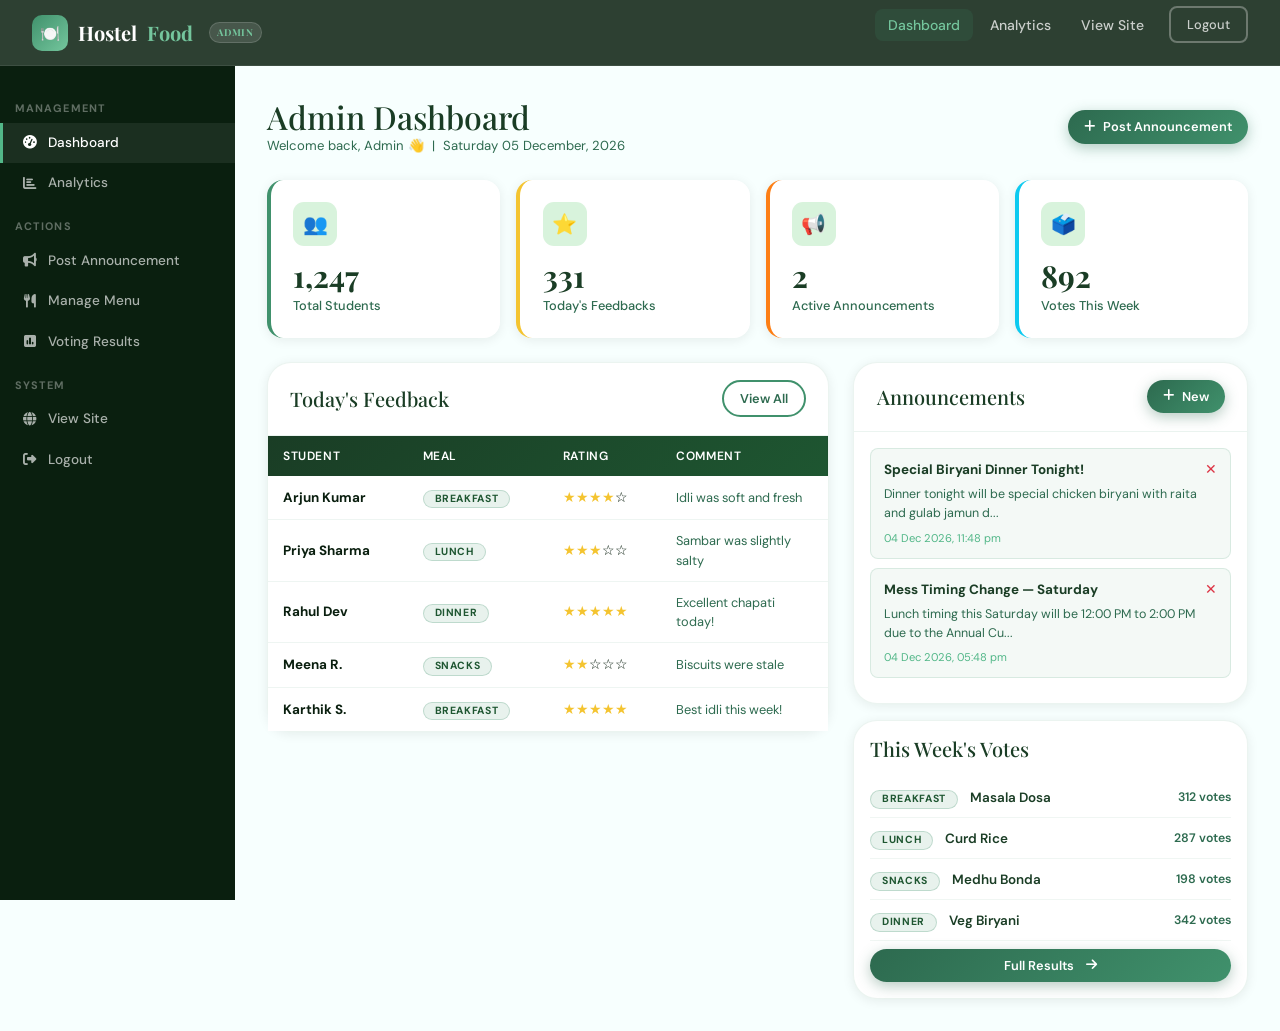
<file: frontend/pages/admin-dashboard.html>
<!DOCTYPE html>
<html lang="en">
<head>
  <meta charset="UTF-8">
  <meta name="viewport" content="width=device-width, initial-scale=1.0">
  <title>Admin Dashboard — Hostel Food Feedback</title>
  <link rel="stylesheet" href="https://cdnjs.cloudflare.com/ajax/libs/bootstrap/5.3.2/css/bootstrap.min.css">
  <link rel="stylesheet" href="https://cdnjs.cloudflare.com/ajax/libs/font-awesome/6.5.0/css/all.min.css">
  <link rel="stylesheet" href="../css/style.css">
  <style>
    .modal-overlay { display:none; position:fixed; inset:0; background:rgba(0,0,0,0.55); backdrop-filter:blur(4px); z-index:2000; align-items:center; justify-content:center; }
    .modal-overlay.open { display:flex; }
    .modal-box { background:#fff; border-radius:var(--radius-lg); padding:2rem; max-width:460px; width:90%; box-shadow:var(--shadow-xl); animation:fadeUp .3s ease; }
  </style>
</head>
<body>

<nav class="navbar">
  <a href="../index.html" class="nav-logo">
    <div class="logo-box">🍽️</div>Hostel<span>Food</span>
    <span class="nav-badge">ADMIN</span>
  </a>
  <ul class="nav-links">
    <li><a href="admin-dashboard.html" class="active">Dashboard</a></li>
    <li><a href="admin-analytics.html">Analytics</a></li>
    <li><a href="../index.html">View Site</a></li>
    <li><a href="#" onclick="Auth.logout()" class="btn-outline btn-sm ms-2" style="color:rgba(255,255,255,0.75);border-color:rgba(255,255,255,0.3);">Logout</a></li>
  </ul>
  <div class="hamburger"><span></span><span></span><span></span></div>
</nav>
<div class="mob-menu">
  <a href="admin-dashboard.html">📊 Dashboard</a>
  <a href="admin-analytics.html">📈 Analytics</a>
  <a href="../index.html">🌐 View Site</a>
  <a href="#" onclick="Auth.logout()">🚪 Logout</a>
</div>

<div class="page-wrap">
  <div class="container-fluid p-0">
    <div class="admin-wrap">

      <!-- Sidebar -->
      <aside class="sidebar">
        <div class="sidebar-section">Management</div>
        <a href="admin-dashboard.html" class="active"><i class="fas fa-tachometer-alt"></i>Dashboard</a>
        <a href="admin-analytics.html"><i class="fas fa-chart-bar"></i>Analytics</a>
        <div class="sidebar-section">Actions</div>
        <a href="#" onclick="openAnnModal()"><i class="fas fa-bullhorn"></i>Post Announcement</a>
        <a href="#" onclick="toast('Menu management — connect backend','info')"><i class="fas fa-utensils"></i>Manage Menu</a>
        <a href="admin-analytics.html"><i class="fas fa-poll"></i>Voting Results</a>
        <div class="sidebar-section">System</div>
        <a href="../index.html"><i class="fas fa-globe"></i>View Site</a>
        <a href="#" onclick="Auth.logout()"><i class="fas fa-sign-out-alt"></i>Logout</a>
      </aside>

      <!-- Main -->
      <main class="admin-main">
        <div class="d-flex align-items-center justify-content-between mb-4 flex-wrap gap-3 fade-up">
          <div>
            <h2 style="font-family:'Playfair Display',serif; color:var(--g800); margin:0;">Admin Dashboard</h2>
            <p style="color:var(--g600); font-size:0.82rem; margin:0;">Welcome back, Admin 👋 &nbsp;|&nbsp; <span id="adminDate"></span></p>
          </div>
          <button class="btn-primary btn-sm" onclick="openAnnModal()">
            <i class="fas fa-plus"></i> Post Announcement
          </button>
        </div>

        <!-- Stats -->
        <div class="row g-3 mb-4">
          <div class="col-6 col-lg-3 fade-up d1">
            <div class="stat-card"><div class="stat-icon">👥</div><div class="stat-num">1,247</div><div class="stat-lbl">Total Students</div></div>
          </div>
          <div class="col-6 col-lg-3 fade-up d2">
            <div class="stat-card" style="border-left-color:var(--gold);"><div class="stat-icon">⭐</div><div class="stat-num">331</div><div class="stat-lbl">Today's Feedbacks</div></div>
          </div>
          <div class="col-6 col-lg-3 fade-up d3">
            <div class="stat-card" style="border-left-color:#fd7e14;"><div class="stat-icon">📢</div><div class="stat-num">2</div><div class="stat-lbl">Active Announcements</div></div>
          </div>
          <div class="col-6 col-lg-3 fade-up d4">
            <div class="stat-card" style="border-left-color:#0dcaf0;"><div class="stat-icon">🗳️</div><div class="stat-num">892</div><div class="stat-lbl">Votes This Week</div></div>
          </div>
        </div>

        <div class="row g-4">
          <!-- Feedback table -->
          <div class="col-lg-7 fade-up d2">
            <div class="card-white p-0" style="cursor:default;">
              <div style="padding:1.1rem 1.4rem; border-bottom:1px solid rgba(64,145,108,0.1); display:flex; align-items:center; justify-content:space-between;">
                <h5 style="font-family:'Playfair Display',serif; color:var(--g800); margin:0;">Today's Feedback</h5>
                <a href="admin-analytics.html" class="btn-outline btn-sm">View All</a>
              </div>
              <div class="table-responsive">
                <div class="tbl-wrap" style="border-radius:0;">
                  <table class="tbl">
                    <thead>
                      <tr><th>Student</th><th>Meal</th><th>Rating</th><th>Comment</th></tr>
                    </thead>
                    <tbody id="fbTable"></tbody>
                  </table>
                </div>
              </div>
            </div>
          </div>

          <!-- Announcements -->
          <div class="col-lg-5 fade-up d3">
            <div class="card-white p-0" style="cursor:default;">
              <div style="padding:1.1rem 1.4rem; border-bottom:1px solid rgba(64,145,108,0.1); display:flex; align-items:center; justify-content:space-between;">
                <h5 style="font-family:'Playfair Display',serif; color:var(--g800); margin:0;">Announcements</h5>
                <button class="btn-primary btn-sm" onclick="openAnnModal()"><i class="fas fa-plus"></i> New</button>
              </div>
              <div style="padding:1rem;" id="adminAnnList"></div>
            </div>

            <!-- Voting snapshot -->
            <div class="card-white p-3 mt-3" style="cursor:default;">
              <h5 style="font-family:'Playfair Display',serif; color:var(--g800); margin-bottom:1rem;">This Week's Votes</h5>
              <div id="voteSummary"></div>
              <a href="admin-analytics.html" class="btn-primary btn-full btn-sm mt-2">Full Results <i class="fas fa-arrow-right ms-1"></i></a>
            </div>
          </div>
        </div>
      </main>
    </div>
  </div>
</div>

<!-- Announcement Modal -->
<div class="modal-overlay" id="annModal">
  <div class="modal-box">
    <div style="display:flex; align-items:center; justify-content:space-between; margin-bottom:1.4rem;">
      <h4 style="font-family:'Playfair Display',serif; color:var(--g800); margin:0;">📢 Post Announcement</h4>
      <button onclick="closeAnnModal()" style="background:none; border:none; font-size:1.5rem; color:var(--g600); cursor:pointer; line-height:1;">×</button>
    </div>
    <div id="ann-modal-alert"></div>
    <div class="form-group">
      <label class="form-label">Title</label>
      <input type="text" id="annTitle" class="form-control" placeholder="Announcement title">
    </div>
    <div class="form-group">
      <label class="form-label">Message</label>
      <textarea id="annMsg" class="form-control" placeholder="Write the announcement message..."></textarea>
    </div>
    <div class="d-flex gap-2 mt-1">
      <button class="btn-primary flex-fill" style="justify-content:center;" onclick="postAnn()">
        <i class="fas fa-bullhorn"></i> Post Now
      </button>
      <button class="btn-outline" onclick="closeAnnModal()">Cancel</button>
    </div>
  </div>
</div>

<script src="https://cdnjs.cloudflare.com/ajax/libs/bootstrap/5.3.2/js/bootstrap.bundle.min.js"></script>
<script src="../js/app.js"></script>
<script>
document.addEventListener('DOMContentLoaded', () => {
  document.getElementById('adminDate').textContent = todayStr();

  // Feedback table
  const rows = [
    { name:'Arjun Kumar',  meal:'Breakfast', rating:4, comment:'Idli was soft and fresh' },
    { name:'Priya Sharma', meal:'Lunch',     rating:3, comment:'Sambar was slightly salty' },
    { name:'Rahul Dev',    meal:'Dinner',    rating:5, comment:'Excellent chapati today!' },
    { name:'Meena R.',     meal:'Snacks',    rating:2, comment:'Biscuits were stale' },
    { name:'Karthik S.',   meal:'Breakfast', rating:5, comment:'Best idli this week!' }
  ];
  const stars = n => '<span style="color:var(--gold);">' + '★'.repeat(n) + '</span>' + '☆'.repeat(5-n);
  document.getElementById('fbTable').innerHTML = rows.map(r => `
    <tr>
      <td><strong style="font-size:0.84rem;">${r.name}</strong></td>
      <td><span class="badge badge-green" style="font-size:0.65rem;">${r.meal}</span></td>
      <td style="font-size:0.88rem;">${stars(r.rating)}</td>
      <td style="font-size:0.8rem; color:var(--g600); max-width:140px;">${r.comment}</td>
    </tr>`).join('');

  // Announcements list
  document.getElementById('adminAnnList').innerHTML = MOCK.announcements.map(a => `
    <div style="padding:11px 13px; border-radius:var(--radius-sm); background:rgba(64,145,108,0.06); border:1px solid rgba(64,145,108,0.15); margin-bottom:9px;">
      <div style="display:flex; justify-content:space-between; align-items:flex-start; gap:8px;">
        <strong style="color:var(--g800); font-size:0.84rem; flex:1;">${a.title}</strong>
        <button onclick="this.closest('div[style]').remove()" style="background:none; border:none; color:var(--danger); cursor:pointer; font-size:0.85rem; padding:0; flex-shrink:0;">✕</button>
      </div>
      <p style="color:var(--g600); font-size:0.78rem; margin:0.3rem 0 0.45rem; line-height:1.5;">${a.message.substring(0,75)}...</p>
      <div style="font-size:0.7rem; color:var(--g400);">${fmtDateTime(a.postedAt)}</div>
    </div>`).join('');

  // Vote summary
  const vd = [
    { meal:'Breakfast', winner:'Masala Dosa',  votes:312 },
    { meal:'Lunch',     winner:'Curd Rice',    votes:287 },
    { meal:'Snacks',    winner:'Medhu Bonda',  votes:198 },
    { meal:'Dinner',    winner:'Veg Biryani',  votes:342 }
  ];
  document.getElementById('voteSummary').innerHTML = vd.map(v => `
    <div style="display:flex; align-items:center; justify-content:space-between; padding:8px 0; border-bottom:1px solid rgba(64,145,108,0.08);">
      <div>
        <span class="badge badge-green" style="font-size:0.65rem;">${v.meal}</span>
        <span style="margin-left:8px; font-size:0.84rem; color:var(--g800); font-weight:600;">${v.winner}</span>
      </div>
      <span style="font-size:0.77rem; color:var(--g600); font-weight:600;">${v.votes} votes</span>
    </div>`).join('');
});

function openAnnModal()  { document.getElementById('annModal').classList.add('open'); }
function closeAnnModal() { document.getElementById('annModal').classList.remove('open'); clearAlert('ann-modal-alert'); }

function postAnn() {
  const title = document.getElementById('annTitle').value.trim();
  const msg   = document.getElementById('annMsg').value.trim();
  if (!title || !msg) { showAlert('ann-modal-alert', 'Please fill in both fields.', 'danger'); return; }
  showAlert('ann-modal-alert', '✅ Announcement posted successfully!', 'success');
  toast('Announcement posted!', 'success');
  setTimeout(closeAnnModal, 1500);
}
</script>
</body>
</html>
</file>
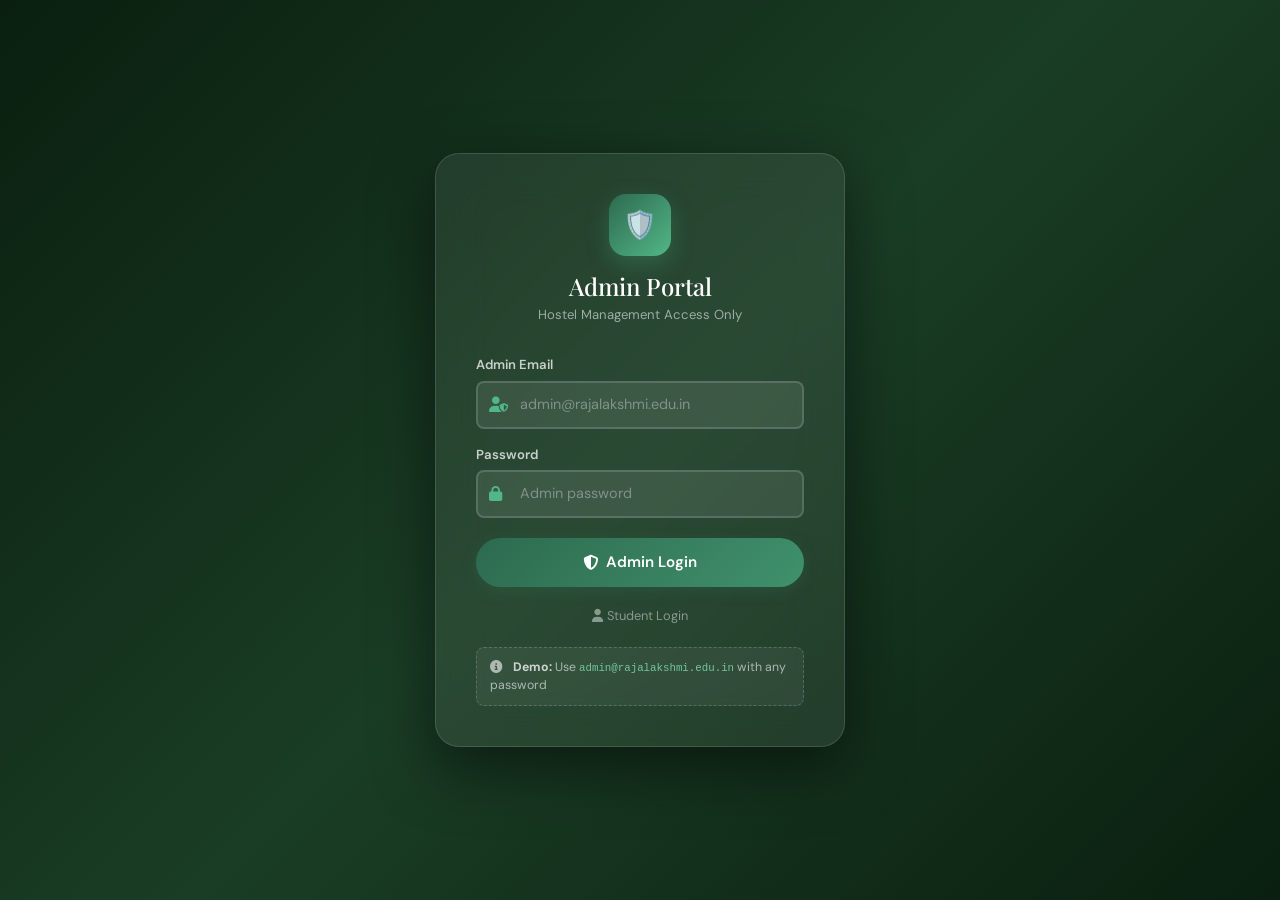
<file: frontend/pages/admin-login.html>
<!DOCTYPE html>
<html lang="en">
<head>
  <meta charset="UTF-8">
  <meta name="viewport" content="width=device-width, initial-scale=1.0">
  <title>Admin Login — Hostel Food Feedback</title>
  <link rel="stylesheet" href="https://cdnjs.cloudflare.com/ajax/libs/bootstrap/5.3.2/css/bootstrap.min.css">
  <link rel="stylesheet" href="https://cdnjs.cloudflare.com/ajax/libs/font-awesome/6.5.0/css/all.min.css">
  <link rel="stylesheet" href="../css/style.css">
  <style>
    body { min-height:100vh; background:#0a1f0f; }
    .admin-auth-bg {
      position: fixed; inset: 0; z-index: 0;
      background: linear-gradient(135deg, #0a1f0f 0%, #1a3d25 50%, #0a1f0f 100%);
    }
    .admin-auth-bg::before {
      content: ''; position: absolute; inset: 0;
      background: url('https://images.unsplash.com/photo-1504674900247-0877df9cc836?w=1400&q=50')
                  center/cover;
      opacity: 0.1;
    }
    .auth-wrap { position:relative; z-index:1; min-height:100vh; display:flex; align-items:center; justify-content:center; padding:2rem 1rem; }
    .admin-card {
      width:100%; max-width:410px;
      background: rgba(255,255,255,0.07);
      backdrop-filter: blur(24px); -webkit-backdrop-filter: blur(24px);
      border: 1px solid rgba(255,255,255,0.13);
      border-radius: var(--radius-lg); padding: 2.5rem;
      box-shadow: 0 20px 60px rgba(0,0,0,0.5);
    }
    .admin-card .form-label     { color: rgba(255,255,255,0.75); }
    .admin-card .form-control   { background: rgba(255,255,255,0.09); border-color: rgba(255,255,255,0.15); color: #fff; }
    .admin-card .form-control::placeholder { color: rgba(255,255,255,0.35); }
    .admin-card .form-control:focus { border-color: var(--g400); background: rgba(255,255,255,0.13); box-shadow: 0 0 0 4px rgba(82,183,136,0.15); }
    .admin-card .i-icon { color: var(--g400); }
    .demo-box-dark {
      background: rgba(255,255,255,0.06); border: 1px dashed rgba(255,255,255,0.18);
      border-radius: var(--radius-sm); padding: 10px 13px;
      font-size: 0.77rem; color: rgba(255,255,255,0.6); margin-top: 1.25rem;
    }
  </style>
</head>
<body>

<div class="admin-auth-bg"></div>
<div class="auth-wrap">
  <div class="admin-card fade-up">
    <div class="text-center mb-3" style="margin-bottom:1.9rem !important;">
      <div style="width:62px; height:62px; background:linear-gradient(135deg,var(--g600),var(--g400)); border-radius:17px; display:flex; align-items:center; justify-content:center; font-size:1.7rem; margin:0 auto 1rem; box-shadow:0 8px 22px rgba(64,145,108,0.4);">🛡️</div>
      <h2 style="font-family:'Playfair Display',serif; color:#fff; font-size:1.5rem; margin-bottom:0.25rem;">Admin Portal</h2>
      <p style="color:rgba(255,255,255,0.55); font-size:0.82rem;">Hostel Management Access Only</p>
    </div>

    <div id="alert-box"></div>

    <form id="adminLoginForm" novalidate>
      <div class="form-group">
        <label class="form-label">Admin Email</label>
        <div class="input-icon-wrap">
          <i class="fas fa-user-shield i-icon"></i>
          <input type="email" id="email" class="form-control"
                 placeholder="admin@rajalakshmi.edu.in" required>
        </div>
        <div id="emailErr" class="invalid-msg" style="color:rgba(255,180,180,0.9);">
          <i class="fas fa-exclamation-circle me-1"></i>Only @rajalakshmi.edu.in email allowed
        </div>
      </div>
      <div class="form-group">
        <label class="form-label">Password</label>
        <div class="input-icon-wrap">
          <i class="fas fa-lock i-icon"></i>
          <input type="password" id="password" class="form-control" placeholder="Admin password" required>
        </div>
      </div>
      <button type="submit" class="btn-primary btn-full mt-1" id="adminBtn" style="font-size:0.95rem; padding:13px;">
        <i class="fas fa-shield-alt"></i> Admin Login
      </button>
    </form>

    <div class="text-center mt-3">
      <a href="login.html" style="color:rgba(255,255,255,0.45); font-size:0.8rem;">
        <i class="fas fa-user me-1"></i>Student Login
      </a>
    </div>

    <div class="demo-box-dark">
      <i class="fas fa-info-circle me-2"></i>
      <strong style="color:rgba(255,255,255,0.75);">Demo:</strong>
      Use <code style="color:var(--g300);">admin@rajalakshmi.edu.in</code> with any password
    </div>
  </div>
</div>

<script src="https://cdnjs.cloudflare.com/ajax/libs/bootstrap/5.3.2/js/bootstrap.bundle.min.js"></script>
<script src="../js/app.js"></script>
<script>
document.getElementById('adminLoginForm').addEventListener('submit', async function(e) {
  e.preventDefault();
  const email = document.getElementById('email').value.trim();
  const pass  = document.getElementById('password').value;
  const btn   = document.getElementById('adminBtn');
  const errEl = document.getElementById('emailErr');

  if (!isValidEmail(email)) {
    document.getElementById('email').classList.add('is-invalid');
    errEl.classList.add('show');
    return;
  }
  errEl.classList.remove('show');
  document.getElementById('email').classList.remove('is-invalid');
  if (!pass) { showAlert('alert-box', 'Please enter the admin password.', 'danger'); return; }

  btn.innerHTML = '<i class="fas fa-spinner fa-spin"></i> Verifying...';
  btn.disabled  = true;

  await new Promise(r => setTimeout(r, 1000));

  Auth.save('demo-admin-token', { ...MOCK.admin, email });
  showAlert('alert-box', 'Access granted! Redirecting to admin dashboard...', 'success');
  setTimeout(() => window.location.href = 'admin-dashboard.html', 1200);
});
</script>
</body>
</html>
</file>
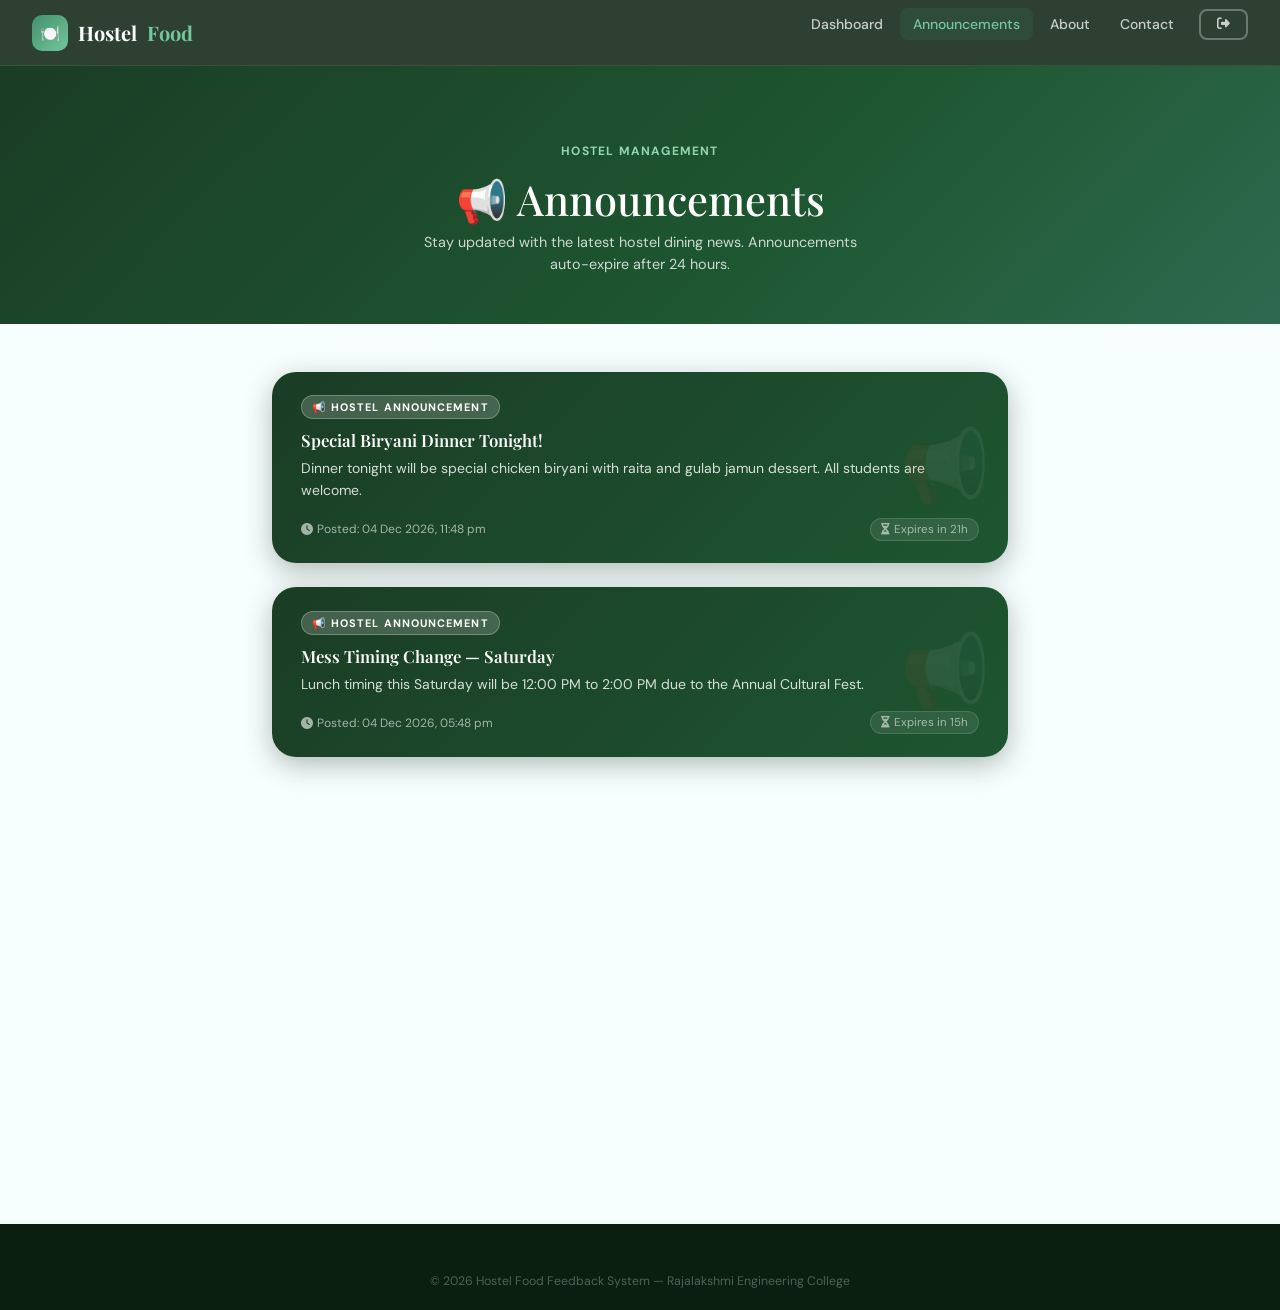
<file: frontend/pages/announcements.html>
<!DOCTYPE html>
<html lang="en">
<head>
  <meta charset="UTF-8">
  <meta name="viewport" content="width=device-width, initial-scale=1.0">
  <title>Announcements — Hostel Food Feedback</title>
  <link rel="stylesheet" href="https://cdnjs.cloudflare.com/ajax/libs/bootstrap/5.3.2/css/bootstrap.min.css">
  <link rel="stylesheet" href="https://cdnjs.cloudflare.com/ajax/libs/font-awesome/6.5.0/css/all.min.css">
  <link rel="stylesheet" href="../css/style.css">
</head>
<body>

<nav class="navbar">
  <a href="../index.html" class="nav-logo"><div class="logo-box">🍽️</div>Hostel<span>Food</span></a>
  <ul class="nav-links">
    <li><a href="dashboard.html">Dashboard</a></li>
    <li><a href="announcements.html" class="active">Announcements</a></li>
    <li><a href="about.html">About</a></li>
    <li><a href="contact.html">Contact</a></li>
    <li><a href="#" onclick="Auth.logout()" class="btn-outline btn-sm ms-2" style="color:rgba(255,255,255,0.75);border-color:rgba(255,255,255,0.3);"><i class="fas fa-sign-out-alt"></i></a></li>
  </ul>
  <div class="hamburger"><span></span><span></span><span></span></div>
</nav>
<div class="mob-menu">
  <a href="dashboard.html">🏠 Dashboard</a>
  <a href="announcements.html">📢 Announcements</a>
  <a href="about.html">ℹ️ About</a>
  <a href="#" onclick="Auth.logout()">🚪 Logout</a>
</div>

<div class="mini-hero">
  <div class="container fade-up">
    <div class="section-tag" style="color:var(--g200);">Hostel Management</div>
    <h1 style="font-family:'Playfair Display',serif; font-size:clamp(1.7rem,4vw,2.6rem); margin-top:0.4rem;">📢 Announcements</h1>
    <p style="opacity:0.78; max-width:460px; margin:0.5rem auto 0; font-size:0.9rem;">
      Stay updated with the latest hostel dining news. Announcements auto-expire after 24 hours.
    </p>
  </div>
</div>

<div class="page-wrap" style="padding-top:0;">
  <div class="container py-5">
    <div class="row justify-content-center">
      <div class="col-lg-8" id="ann-list"></div>
      <div class="col-lg-8" id="empty-state" style="display:none;">
        <div style="text-align:center; padding:4rem 2rem;">
          <div style="font-size:3.5rem; margin-bottom:1rem;">📭</div>
          <h4 style="font-family:'Playfair Display',serif; color:var(--g800);">No Active Announcements</h4>
          <p style="color:var(--g600);">Check back later for hostel dining updates from management.</p>
          <a href="dashboard.html" class="btn-primary mt-2"><i class="fas fa-arrow-left"></i> Back to Dashboard</a>
        </div>
      </div>
    </div>
  </div>
</div>

<footer class="footer">
  <div class="container"><p class="footer-copy" style="margin:0;">© 2026 Hostel Food Feedback System — Rajalakshmi Engineering College</p></div>
</footer>

<script src="https://cdnjs.cloudflare.com/ajax/libs/bootstrap/5.3.2/js/bootstrap.bundle.min.js"></script>
<script src="../js/app.js"></script>
<script>
document.addEventListener('DOMContentLoaded', () => {
  const now    = Date.now();
  const active = MOCK.announcements.filter(a => now - new Date(a.postedAt).getTime() < 24 * 3600000);
  const list   = document.getElementById('ann-list');

  if (!active.length) {
    document.getElementById('empty-state').style.display = 'block';
    return;
  }

  active.forEach((a, i) => {
    const ageH  = Math.floor((now - new Date(a.postedAt).getTime()) / 3600000);
    const leftH = 24 - ageH;
    list.innerHTML += `
      <div class="ann-card mb-4 fade-up d${i+1}">
        <div class="ann-label">📢 Hostel Announcement</div>
        <h4>${a.title}</h4>
        <p>${a.message}</p>
        <div class="ann-time d-flex align-items-center justify-content-between flex-wrap gap-2" style="margin-top:0.9rem;">
          <span><i class="fas fa-clock me-1"></i>Posted: ${fmtDateTime(a.postedAt)}</span>
          <span style="background:rgba(255,255,255,0.15); padding:2px 10px; border-radius:20px; font-size:0.72rem; border:1px solid rgba(255,255,255,0.22);">
            <i class="fas fa-hourglass-half me-1"></i>Expires in ${leftH}h
          </span>
        </div>
      </div>`;
  });
});
</script>
</body>
</html>
</file>
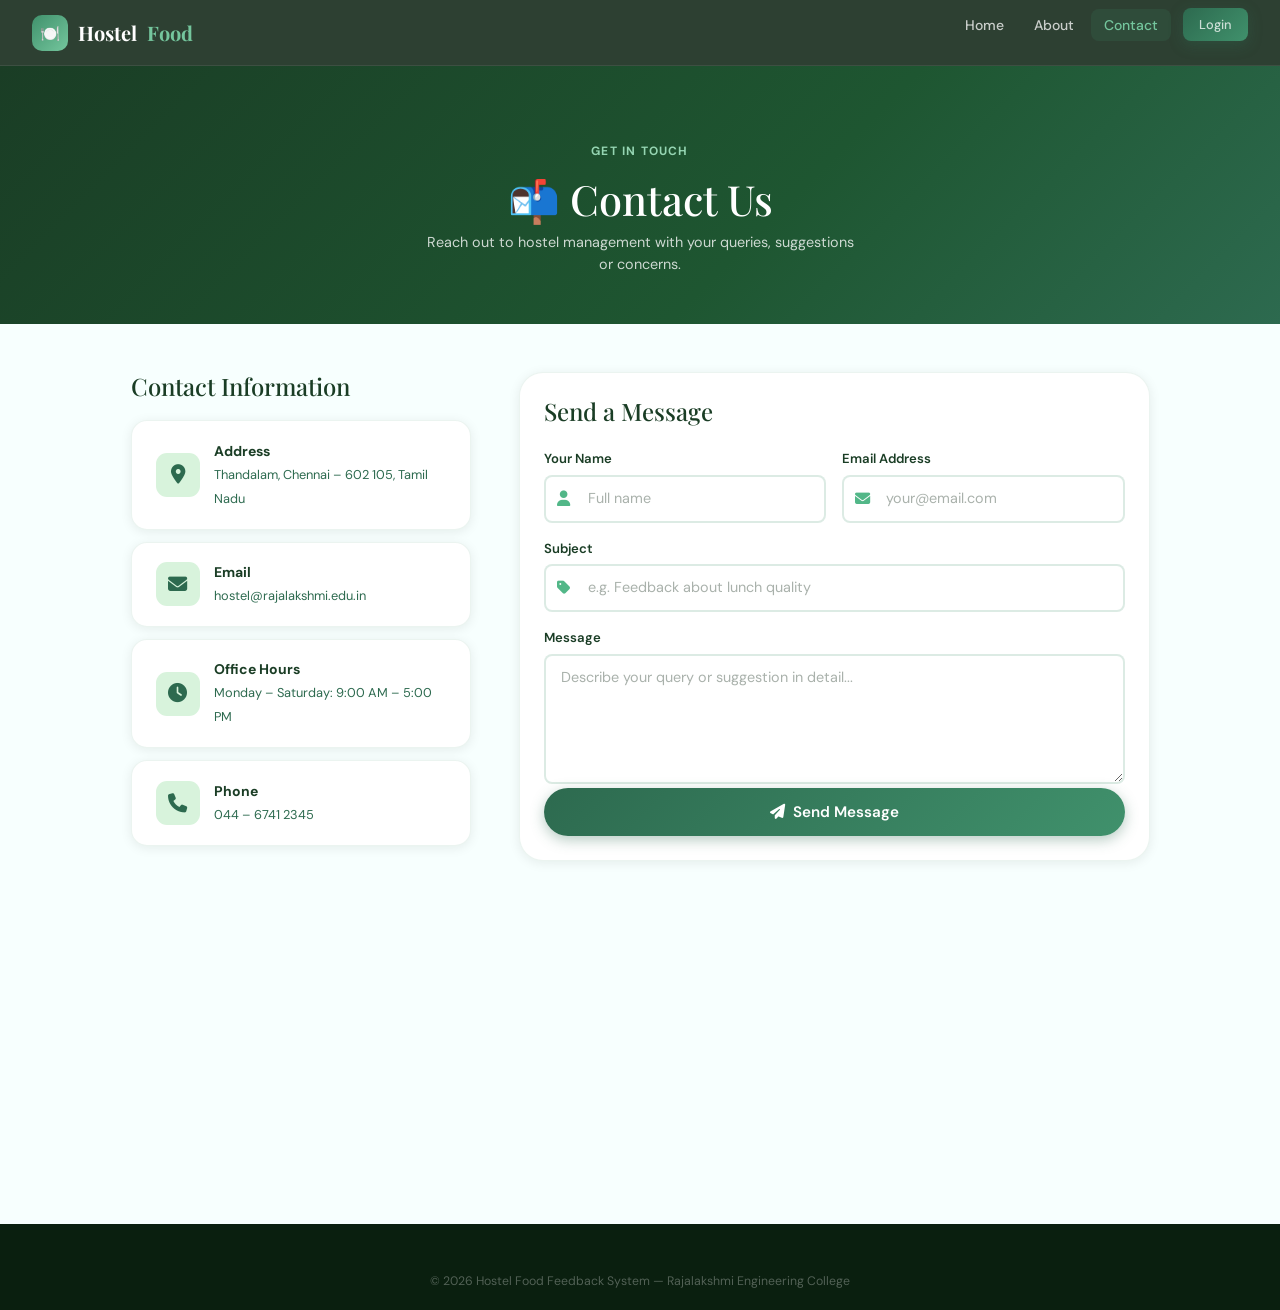
<file: frontend/pages/contact.html>
<!DOCTYPE html>
<html lang="en">
<head>
  <meta charset="UTF-8">
  <meta name="viewport" content="width=device-width, initial-scale=1.0">
  <title>Contact — Hostel Food Feedback</title>
  <link rel="stylesheet" href="https://cdnjs.cloudflare.com/ajax/libs/bootstrap/5.3.2/css/bootstrap.min.css">
  <link rel="stylesheet" href="https://cdnjs.cloudflare.com/ajax/libs/font-awesome/6.5.0/css/all.min.css">
  <link rel="stylesheet" href="../css/style.css">
  <style>
    .contact-info-card { background:#fff; border-radius:var(--radius-md); padding:1.2rem 1.5rem; box-shadow:var(--shadow-sm); border:1px solid rgba(64,145,108,0.1); display:flex; align-items:center; gap:14px; margin-bottom:12px; transition:var(--trans); }
    .contact-info-card:hover { box-shadow:var(--shadow-md); transform:translateX(4px); }
    .ci-icon { width:44px; height:44px; border-radius:11px; background:var(--g50); display:flex; align-items:center; justify-content:center; font-size:1.2rem; flex-shrink:0; }
    .ci-icon i { color:var(--g600); }
    .contact-info-card strong { color:var(--g800); font-size:0.875rem; display:block; }
    .contact-info-card span   { color:var(--g600); font-size:0.8rem; }
  </style>
</head>
<body>

<nav class="navbar">
  <a href="../index.html" class="nav-logo"><div class="logo-box">🍽️</div>Hostel<span>Food</span></a>
  <ul class="nav-links">
    <li><a href="../index.html">Home</a></li>
    <li><a href="about.html">About</a></li>
    <li><a href="contact.html" class="active">Contact</a></li>
    <li><a href="login.html" class="btn-primary btn-sm ms-2">Login</a></li>
  </ul>
  <div class="hamburger"><span></span><span></span><span></span></div>
</nav>
<div class="mob-menu">
  <a href="../index.html">🏠 Home</a>
  <a href="about.html">ℹ️ About</a>
  <a href="login.html">🔑 Login</a>
</div>

<div class="mini-hero">
  <div class="container fade-up">
    <div class="section-tag" style="color:var(--g200);">Get in Touch</div>
    <h1 style="font-family:'Playfair Display',serif; font-size:clamp(1.7rem,4vw,2.6rem); margin-top:0.4rem;">📬 Contact Us</h1>
    <p style="opacity:0.78; max-width:440px; margin:0.5rem auto 0; font-size:0.9rem;">Reach out to hostel management with your queries, suggestions or concerns.</p>
  </div>
</div>

<div class="page-wrap" style="padding-top:0;">
  <div class="container py-5">
    <div class="row g-5 justify-content-center">

      <!-- Contact Info -->
      <div class="col-lg-4 fade-up">
        <h4 style="font-family:'Playfair Display',serif; color:var(--g800); margin-bottom:1.25rem;">Contact Information</h4>
        <div class="contact-info-card">
          <div class="ci-icon"><i class="fas fa-map-marker-alt"></i></div>
          <div><strong>Address</strong><span>Thandalam, Chennai – 602 105, Tamil Nadu</span></div>
        </div>
        <div class="contact-info-card">
          <div class="ci-icon"><i class="fas fa-envelope"></i></div>
          <div><strong>Email</strong><span>hostel@rajalakshmi.edu.in</span></div>
        </div>
        <div class="contact-info-card">
          <div class="ci-icon"><i class="fas fa-clock"></i></div>
          <div><strong>Office Hours</strong><span>Monday – Saturday: 9:00 AM – 5:00 PM</span></div>
        </div>
        <div class="contact-info-card">
          <div class="ci-icon"><i class="fas fa-phone"></i></div>
          <div><strong>Phone</strong><span>044 – 6741 2345</span></div>
        </div>
      </div>

      <!-- Contact Form -->
      <div class="col-lg-7 fade-up d2">
        <div class="card-white p-4" style="cursor:default;">
          <h4 style="font-family:'Playfair Display',serif; color:var(--g800); margin-bottom:1.5rem;">Send a Message</h4>
          <div id="alert-box"></div>
          <form id="contactForm" novalidate>
            <div class="row g-3">
              <div class="col-md-6">
                <label class="form-label">Your Name</label>
                <div class="input-icon-wrap">
                  <i class="fas fa-user i-icon"></i>
                  <input type="text" id="cname" class="form-control" placeholder="Full name" required>
                </div>
              </div>
              <div class="col-md-6">
                <label class="form-label">Email Address</label>
                <div class="input-icon-wrap">
                  <i class="fas fa-envelope i-icon"></i>
                  <input type="email" id="cemail" class="form-control" placeholder="your@email.com" required>
                </div>
              </div>
              <div class="col-12">
                <label class="form-label">Subject</label>
                <div class="input-icon-wrap">
                  <i class="fas fa-tag i-icon"></i>
                  <input type="text" id="csubject" class="form-control" placeholder="e.g. Feedback about lunch quality">
                </div>
              </div>
              <div class="col-12">
                <label class="form-label">Message</label>
                <textarea id="cmsg" class="form-control" style="min-height:130px;" placeholder="Describe your query or suggestion in detail..." required></textarea>
              </div>
              <div class="col-12 mt-1">
                <button type="submit" class="btn-primary btn-full" id="sendBtn" style="font-size:0.95rem; padding:13px;">
                  <i class="fas fa-paper-plane"></i> Send Message
                </button>
              </div>
            </div>
          </form>
        </div>
      </div>

    </div>
  </div>
</div>

<footer class="footer">
  <div class="container"><p class="footer-copy" style="margin:0;">© 2026 Hostel Food Feedback System — Rajalakshmi Engineering College</p></div>
</footer>

<script src="https://cdnjs.cloudflare.com/ajax/libs/bootstrap/5.3.2/js/bootstrap.bundle.min.js"></script>
<script src="../js/app.js"></script>
<script>
document.getElementById('contactForm').addEventListener('submit', async function(e) {
  e.preventDefault();
  const name = document.getElementById('cname').value.trim();
  const email = document.getElementById('cemail').value.trim();
  const msg  = document.getElementById('cmsg').value.trim();
  const btn  = document.getElementById('sendBtn');

  if (!name || !email || !msg) { showAlert('alert-box', 'Please fill in all required fields.', 'danger'); return; }

  btn.innerHTML = '<i class="fas fa-spinner fa-spin"></i> Sending...';
  btn.disabled  = true;
  await new Promise(r => setTimeout(r, 1200));
  showAlert('alert-box', '✅ Message sent successfully! Our team will respond within 24 hours.', 'success');
  document.getElementById('contactForm').reset();
  btn.innerHTML = '<i class="fas fa-check"></i> Message Sent!';
});
</script>
</body>
</html>
</file>
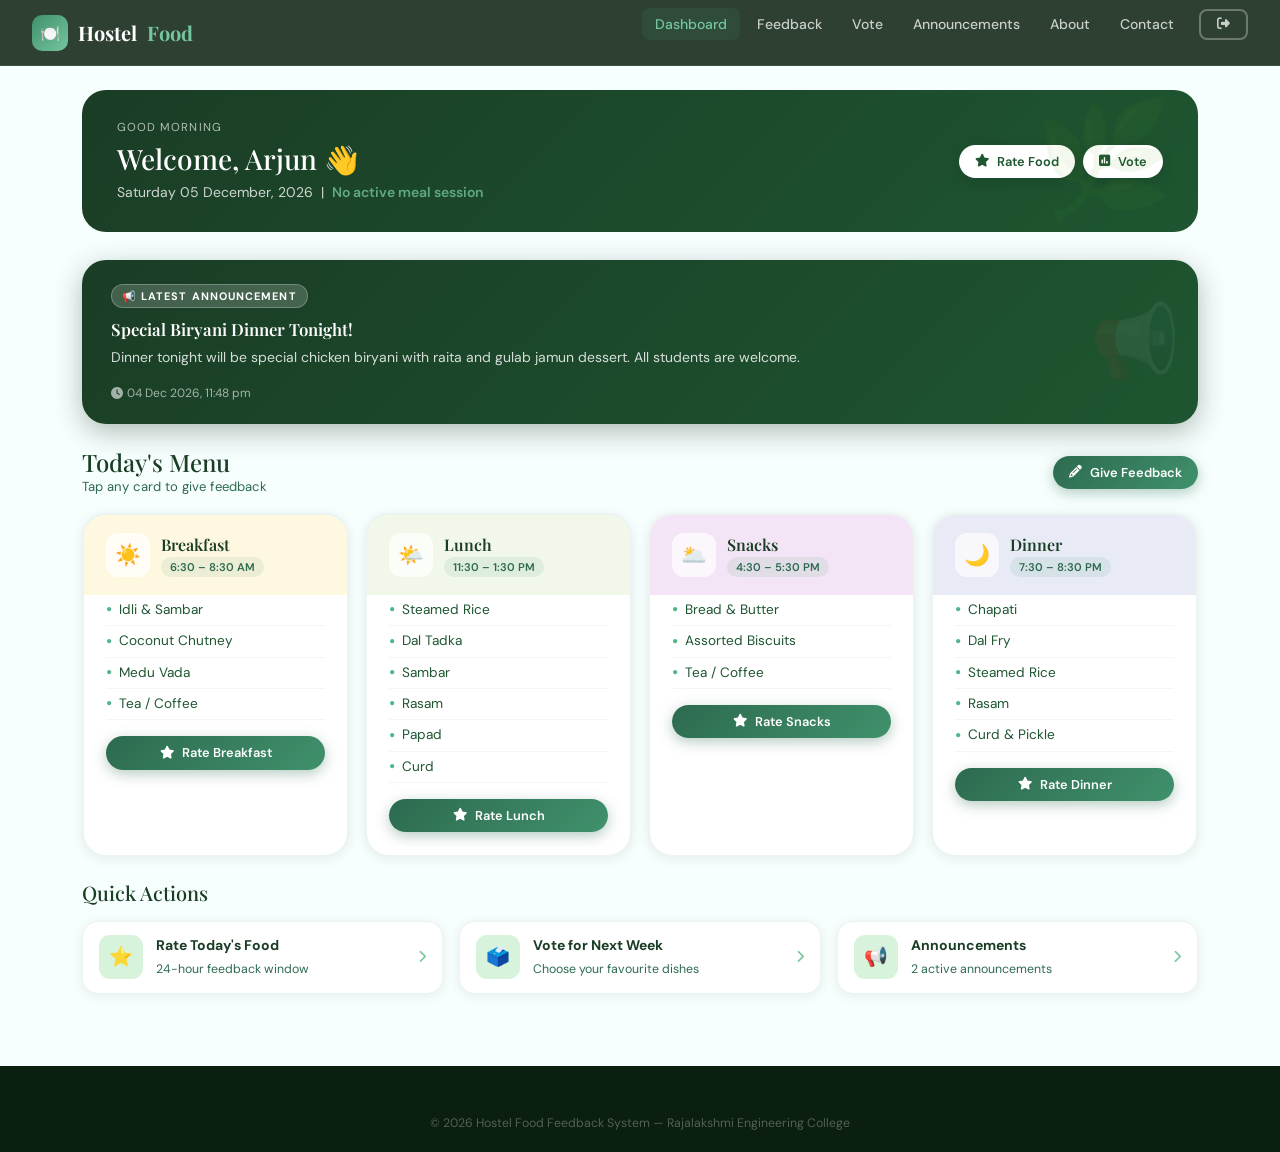
<file: frontend/pages/dashboard.html>
<!DOCTYPE html>
<html lang="en">
<head>
  <meta charset="UTF-8">
  <meta name="viewport" content="width=device-width, initial-scale=1.0">
  <title>Dashboard — Hostel Food Feedback</title>
  <link rel="stylesheet" href="https://cdnjs.cloudflare.com/ajax/libs/bootstrap/5.3.2/css/bootstrap.min.css">
  <link rel="stylesheet" href="https://cdnjs.cloudflare.com/ajax/libs/font-awesome/6.5.0/css/all.min.css">
  <link rel="stylesheet" href="../css/style.css">
  <style>
    .quick-link {
      display: flex; align-items: center; gap: 13px;
      background: #fff; border-radius: var(--radius-md);
      padding: 13px 16px; box-shadow: var(--shadow-sm);
      border: 1px solid rgba(64,145,108,0.1);
      text-decoration: none; transition: var(--trans);
      color: inherit;
    }
    .quick-link:hover { transform: translateY(-3px); box-shadow: var(--shadow-md); border-color: rgba(64,145,108,0.25); color: inherit; }
    .quick-link .ql-icon { width: 44px; height: 44px; border-radius: 11px; background: var(--g50); display: flex; align-items: center; justify-content: center; font-size: 1.2rem; flex-shrink: 0; }
    .quick-link strong { color: var(--g800); font-size: 0.875rem; display: block; }
    .quick-link span   { color: var(--g600); font-size: 0.77rem; }
  </style>
</head>
<body>

<nav class="navbar">
  <a href="../index.html" class="nav-logo"><div class="logo-box">🍽️</div>Hostel<span>Food</span></a>
  <ul class="nav-links">
    <li><a href="dashboard.html" class="active">Dashboard</a></li>
    <li><a href="feedback.html">Feedback</a></li>
    <li><a href="voting.html">Vote</a></li>
    <li><a href="announcements.html">Announcements</a></li>
    <li><a href="about.html">About</a></li>
    <li><a href="contact.html">Contact</a></li>
    <li><a href="#" onclick="Auth.logout()" class="btn-outline btn-sm ms-2" style="color:rgba(255,255,255,0.75); border-color:rgba(255,255,255,0.3);">
      <i class="fas fa-sign-out-alt"></i>
    </a></li>
  </ul>
  <div class="hamburger"><span></span><span></span><span></span></div>
</nav>
<div class="mob-menu">
  <a href="dashboard.html">🏠 Dashboard</a>
  <a href="feedback.html">⭐ Feedback</a>
  <a href="voting.html">🗳️ Vote</a>
  <a href="announcements.html">📢 Announcements</a>
  <a href="#" onclick="Auth.logout()">🚪 Logout</a>
</div>

<div class="page-wrap">
  <div class="container py-4">

    <!-- Welcome Banner -->
    <div class="welcome-banner fade-up">
      <div class="row align-items-center">
        <div class="col-md-8">
          <div style="font-size:0.72rem; opacity:0.65; text-transform:uppercase; letter-spacing:0.09em; margin-bottom:0.4rem;" id="greetTxt">Good Morning</div>
          <h2 style="font-family:'Playfair Display',serif; font-size:1.75rem; margin-bottom:0.4rem;" id="welcomeTxt">Welcome 👋</h2>
          <p style="opacity:0.78; font-size:0.875rem; margin:0;">
            <span id="dateTxt"></span> &nbsp;|&nbsp;
            <span id="mealTxt" style="color:var(--g300); font-weight:600;"></span>
          </p>
        </div>
        <div class="col-md-4 text-md-end mt-3 mt-md-0 d-flex gap-2 justify-content-md-end flex-wrap">
          <a href="feedback.html" class="btn-white btn-sm"><i class="fas fa-star"></i> Rate Food</a>
          <a href="voting.html"   class="btn-white btn-sm"><i class="fas fa-poll"></i> Vote</a>
        </div>
      </div>
    </div>

    <!-- Announcement -->
    <div id="ann-banner" class="mb-4 fade-up d1"></div>

    <!-- Today's Menu -->
    <div class="d-flex align-items-center justify-content-between mb-3 fade-up d2 flex-wrap gap-2">
      <div>
        <h4 style="font-family:'Playfair Display',serif; color:var(--g800); margin:0;">Today's Menu</h4>
        <p style="color:var(--g600); font-size:0.82rem; margin:0;">Tap any card to give feedback</p>
      </div>
      <a href="feedback.html" class="btn-primary btn-sm"><i class="fas fa-pencil-alt"></i> Give Feedback</a>
    </div>

    <div class="row g-3 mb-4" id="mealGrid"></div>

    <!-- Quick Actions -->
    <h5 style="font-family:'Playfair Display',serif; color:var(--g800); margin-bottom:1rem;" class="fade-up d4">Quick Actions</h5>
    <div class="row g-3 fade-up d4">
      <div class="col-md-4">
        <a href="feedback.html" class="quick-link">
          <div class="ql-icon">⭐</div>
          <div><strong>Rate Today's Food</strong><span>24-hour feedback window</span></div>
          <i class="fas fa-chevron-right ms-auto" style="color:var(--g300); font-size:0.8rem;"></i>
        </a>
      </div>
      <div class="col-md-4">
        <a href="voting.html" class="quick-link">
          <div class="ql-icon">🗳️</div>
          <div><strong>Vote for Next Week</strong><span>Choose your favourite dishes</span></div>
          <i class="fas fa-chevron-right ms-auto" style="color:var(--g300); font-size:0.8rem;"></i>
        </a>
      </div>
      <div class="col-md-4">
        <a href="announcements.html" class="quick-link">
          <div class="ql-icon">📢</div>
          <div><strong>Announcements</strong><span>2 active announcements</span></div>
          <i class="fas fa-chevron-right ms-auto" style="color:var(--g300); font-size:0.8rem;"></i>
        </a>
      </div>
    </div>
  </div>
</div>

<footer class="footer mt-5">
  <div class="container">
    <p class="footer-copy" style="margin:0;">© 2026 Hostel Food Feedback System — Rajalakshmi Engineering College</p>
  </div>
</footer>

<script src="https://cdnjs.cloudflare.com/ajax/libs/bootstrap/5.3.2/js/bootstrap.bundle.min.js"></script>
<script src="../js/app.js"></script>
<script>
document.addEventListener('DOMContentLoaded', () => {
  const user = Auth.user() || MOCK.student;
  document.getElementById('greetTxt').textContent  = greeting();
  document.getElementById('welcomeTxt').textContent = `Welcome, ${user.name.split(' ')[0]} 👋`;
  document.getElementById('dateTxt').textContent    = todayStr();

  const meal = currentMeal();
  document.getElementById('mealTxt').textContent = meal ? `${meal} time now 🍽️` : 'No active meal session';

  // Announcement
  const ann = MOCK.announcements[0];
  document.getElementById('ann-banner').innerHTML = `
    <div class="ann-card">
      <div class="ann-label">📢 Latest Announcement</div>
      <h4>${ann.title}</h4>
      <p>${ann.message}</p>
      <div class="ann-time"><i class="fas fa-clock me-1"></i>${fmtDateTime(ann.postedAt)}</div>
    </div>`;

  // Meal cards
  const meals = [
    { key:'BREAKFAST', label:'Breakfast', icon:'☀️', bg:'#fff8e1', time:'6:30 – 8:30 AM' },
    { key:'LUNCH',     label:'Lunch',     icon:'🌤️', bg:'#f1f8e9', time:'11:30 – 1:30 PM' },
    { key:'SNACKS',    label:'Snacks',    icon:'🌥️', bg:'#f3e5f5', time:'4:30 – 5:30 PM' },
    { key:'DINNER',    label:'Dinner',    icon:'🌙', bg:'#e8eaf6', time:'7:30 – 8:30 PM' }
  ];
  const grid = document.getElementById('mealGrid');
  meals.forEach((m, i) => {
    const isActive = meal === m.key;
    const items = MOCK.menu[m.key].map(it => `<div class="meal-item">${it}</div>`).join('');
    grid.innerHTML += `
      <div class="col-md-6 col-lg-3 fade-up d${i+1}">
        <div class="meal-card ${isActive ? 'meal-active' : ''}">
          <div class="meal-header" style="background:${m.bg};">
            <div class="meal-icon-box" style="background:rgba(255,255,255,0.7);">${m.icon}</div>
            <div>
              <div style="font-family:'Playfair Display',serif; font-weight:600; color:var(--g800); font-size:1rem;">${m.label}</div>
              <div class="meal-time">${m.time}</div>
            </div>
            ${isActive ? '<span class="badge badge-active ms-auto">Active</span>' : ''}
          </div>
          <div class="meal-body">
            ${items}
            <a href="feedback.html" class="btn-primary btn-full btn-sm mt-3" style="font-size:0.8rem;">
              <i class="fas fa-star"></i> Rate ${m.label}
            </a>
          </div>
        </div>
      </div>`;
  });
});
</script>
</body>
</html>
</file>
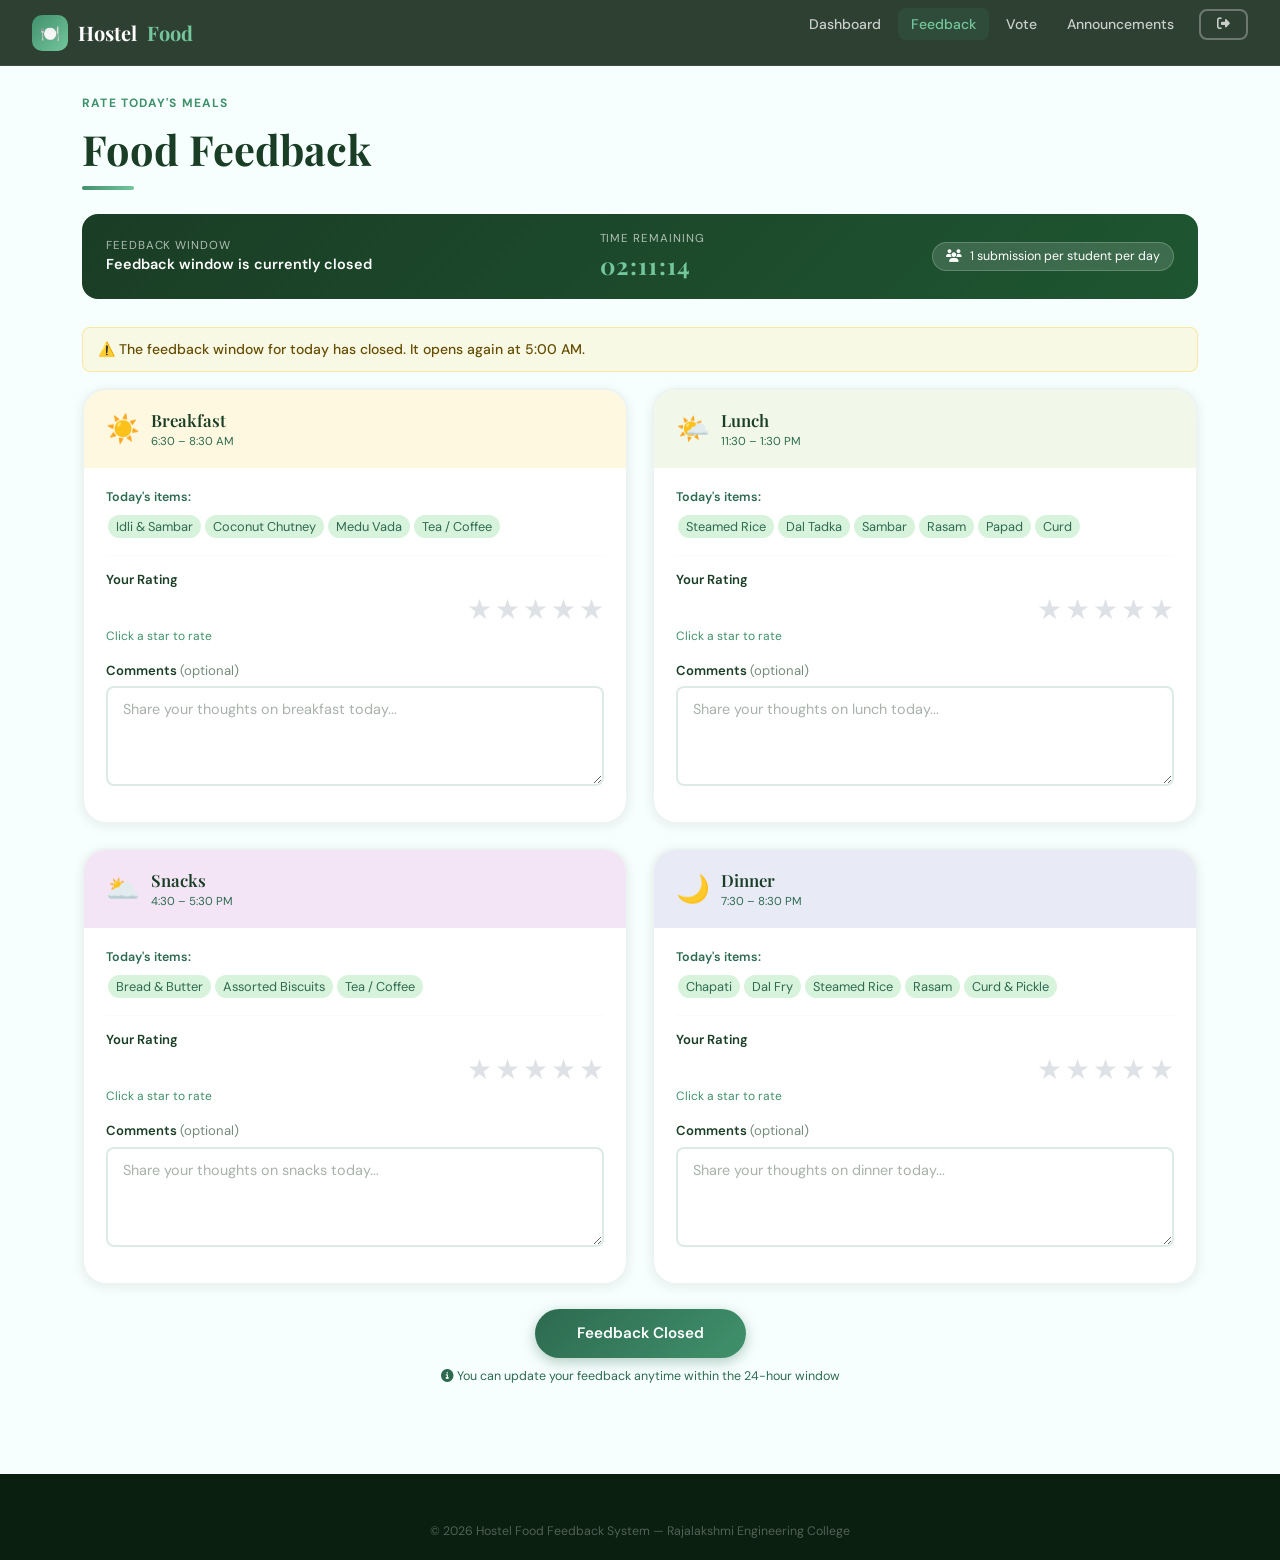
<file: frontend/pages/feedback.html>
<!DOCTYPE html>
<html lang="en">
<head>
  <meta charset="UTF-8">
  <meta name="viewport" content="width=device-width, initial-scale=1.0">
  <title>Feedback — Hostel Food Feedback</title>
  <link rel="stylesheet" href="https://cdnjs.cloudflare.com/ajax/libs/bootstrap/5.3.2/css/bootstrap.min.css">
  <link rel="stylesheet" href="https://cdnjs.cloudflare.com/ajax/libs/font-awesome/6.5.0/css/all.min.css">
  <link rel="stylesheet" href="../css/style.css">
</head>
<body>

<nav class="navbar">
  <a href="../index.html" class="nav-logo"><div class="logo-box">🍽️</div>Hostel<span>Food</span></a>
  <ul class="nav-links">
    <li><a href="dashboard.html">Dashboard</a></li>
    <li><a href="feedback.html" class="active">Feedback</a></li>
    <li><a href="voting.html">Vote</a></li>
    <li><a href="announcements.html">Announcements</a></li>
    <li><a href="#" onclick="Auth.logout()" class="btn-outline btn-sm ms-2" style="color:rgba(255,255,255,0.75);border-color:rgba(255,255,255,0.3);"><i class="fas fa-sign-out-alt"></i></a></li>
  </ul>
  <div class="hamburger"><span></span><span></span><span></span></div>
</nav>
<div class="mob-menu">
  <a href="dashboard.html">🏠 Dashboard</a>
  <a href="feedback.html">⭐ Feedback</a>
  <a href="voting.html">🗳️ Vote</a>
  <a href="#" onclick="Auth.logout()">🚪 Logout</a>
</div>

<div class="page-wrap">
  <div class="container py-4">

    <!-- Page heading -->
    <div class="fade-up mb-4">
      <div class="section-tag">Rate Today's Meals</div>
      <h2 class="section-title mt-1">Food Feedback</h2>
      <div class="section-divider divider-left"></div>
    </div>

    <!-- Feedback window info bar -->
    <div class="info-bar fade-up d1">
      <div>
        <div class="ib-label">Feedback Window</div>
        <div class="ib-value" id="windowTxt">Open: Today 5:00 AM → Tomorrow 5:00 AM</div>
      </div>
      <div>
        <div class="ib-label">Time Remaining</div>
        <div class="countdown-box" id="countdown">--:--:--</div>
      </div>
      <div class="ib-pill">
        <i class="fas fa-users me-2"></i>1 submission per student per day
      </div>
    </div>

    <div id="alert-box"></div>

    <!-- Feedback cards grid -->
    <div class="row g-4" id="fbGrid"></div>

    <!-- Submit -->
    <div class="text-center mt-4 fade-up d5">
      <button class="btn-primary" id="submitBtn" style="font-size:0.95rem; padding:13px 42px;" onclick="submitFeedback()">
        <i class="fas fa-paper-plane"></i> Submit All Feedback
      </button>
      <p style="color:var(--g600); font-size:0.78rem; margin-top:0.6rem;">
        <i class="fas fa-info-circle me-1"></i>You can update your feedback anytime within the 24-hour window
      </p>
    </div>
  </div>
</div>

<footer class="footer mt-5">
  <div class="container"><p class="footer-copy" style="margin:0;">© 2026 Hostel Food Feedback System — Rajalakshmi Engineering College</p></div>
</footer>

<script src="https://cdnjs.cloudflare.com/ajax/libs/bootstrap/5.3.2/js/bootstrap.bundle.min.js"></script>
<script src="../js/app.js"></script>
<script>
const MEALS = [
  { key:'BREAKFAST', label:'Breakfast', icon:'☀️', bg:'#fff8e1', time:'6:30 – 8:30 AM' },
  { key:'LUNCH',     label:'Lunch',     icon:'🌤️', bg:'#f1f8e9', time:'11:30 – 1:30 PM' },
  { key:'SNACKS',    label:'Snacks',    icon:'🌥️', bg:'#f3e5f5', time:'4:30 – 5:30 PM' },
  { key:'DINNER',    label:'Dinner',    icon:'🌙', bg:'#e8eaf6', time:'7:30 – 8:30 PM' }
];
const ratings = {};

function buildCards() {
  const grid = document.getElementById('fbGrid');
  MEALS.forEach((m, i) => {
    ratings[m.key] = 0;
    const items = MOCK.menu[m.key].map(it => `<span style="font-size:0.8rem; color:var(--g600); background:var(--g50); padding:2px 8px; border-radius:20px; margin:2px; display:inline-block;">${it}</span>`).join('');
    const stars = [5,4,3,2,1].map(n =>
      `<input type="radio" name="r_${m.key}" id="r_${m.key}_${n}" value="${n}">
       <label for="r_${m.key}_${n}" title="${n} star">★</label>`
    ).join('');
    grid.innerHTML += `
      <div class="col-md-6 fade-up d${i+1}">
        <div class="fb-card">
          <div class="fb-head" style="background:${m.bg};">
            <div style="font-size:1.7rem;">${m.icon}</div>
            <div>
              <div style="font-family:'Playfair Display',serif; font-weight:600; color:var(--g800); font-size:1.05rem;">${m.label}</div>
              <div style="font-size:0.72rem; color:var(--g600);">${m.time}</div>
            </div>
          </div>
          <div class="fb-body">
            <div style="margin-bottom:0.9rem;">
              <div style="font-size:0.78rem; font-weight:600; color:var(--g600); margin-bottom:0.4rem;">Today's items:</div>
              <div>${items}</div>
            </div>
            <hr style="border-color:rgba(64,145,108,0.1); margin:0.9rem 0;">
            <div class="form-label">Your Rating</div>
            <div class="star-group" id="stars_${m.key}">${stars}</div>
            <div class="rating-label" id="rlabel_${m.key}">Click a star to rate</div>
            <div class="form-group mt-3">
              <label class="form-label">Comments <span style="font-weight:400; opacity:0.6;">(optional)</span></label>
              <textarea class="form-control" id="comment_${m.key}" placeholder="Share your thoughts on ${m.label.toLowerCase()} today..."></textarea>
            </div>
          </div>
        </div>
      </div>`;
  });

  // Star interaction
  MEALS.forEach(m => {
    document.querySelectorAll(`input[name="r_${m.key}"]`).forEach(inp => {
      inp.addEventListener('change', () => {
        ratings[m.key] = parseInt(inp.value);
        const labels = ['','Poor 😞','Fair 😐','Good 😊','Great 😄','Excellent 🤩'];
        document.getElementById(`rlabel_${m.key}`).textContent =
          `${ratings[m.key]} star${ratings[m.key] > 1 ? 's' : ''} — ${labels[ratings[m.key]]}`;
      });
    });
  });
}

function submitFeedback() {
  const hasRating = Object.values(ratings).some(r => r > 0);
  if (!hasRating) { showAlert('alert-box', 'Please rate at least one meal before submitting.', 'danger'); return; }
  const btn = document.getElementById('submitBtn');
  btn.innerHTML = '<i class="fas fa-spinner fa-spin"></i> Submitting...';
  btn.disabled  = true;
  setTimeout(() => {
    showAlert('alert-box', '✅ Feedback submitted successfully! Thank you for helping us improve dining quality.', 'success');
    toast('Feedback submitted! 🎉', 'success');
    btn.innerHTML = '<i class="fas fa-check"></i> Feedback Submitted';
  }, 1200);
}

document.addEventListener('DOMContentLoaded', () => {
  buildCards();
  startCountdown('countdown');
  if (!isFeedbackOpen()) {
    document.getElementById('windowTxt').textContent = 'Feedback window is currently closed';
    document.getElementById('submitBtn').disabled = true;
    document.getElementById('submitBtn').textContent = 'Feedback Closed';
    showAlert('alert-box', 'The feedback window for today has closed. It opens again at 5:00 AM.', 'warning');
  }
});
</script>
</body>
</html>
</file>
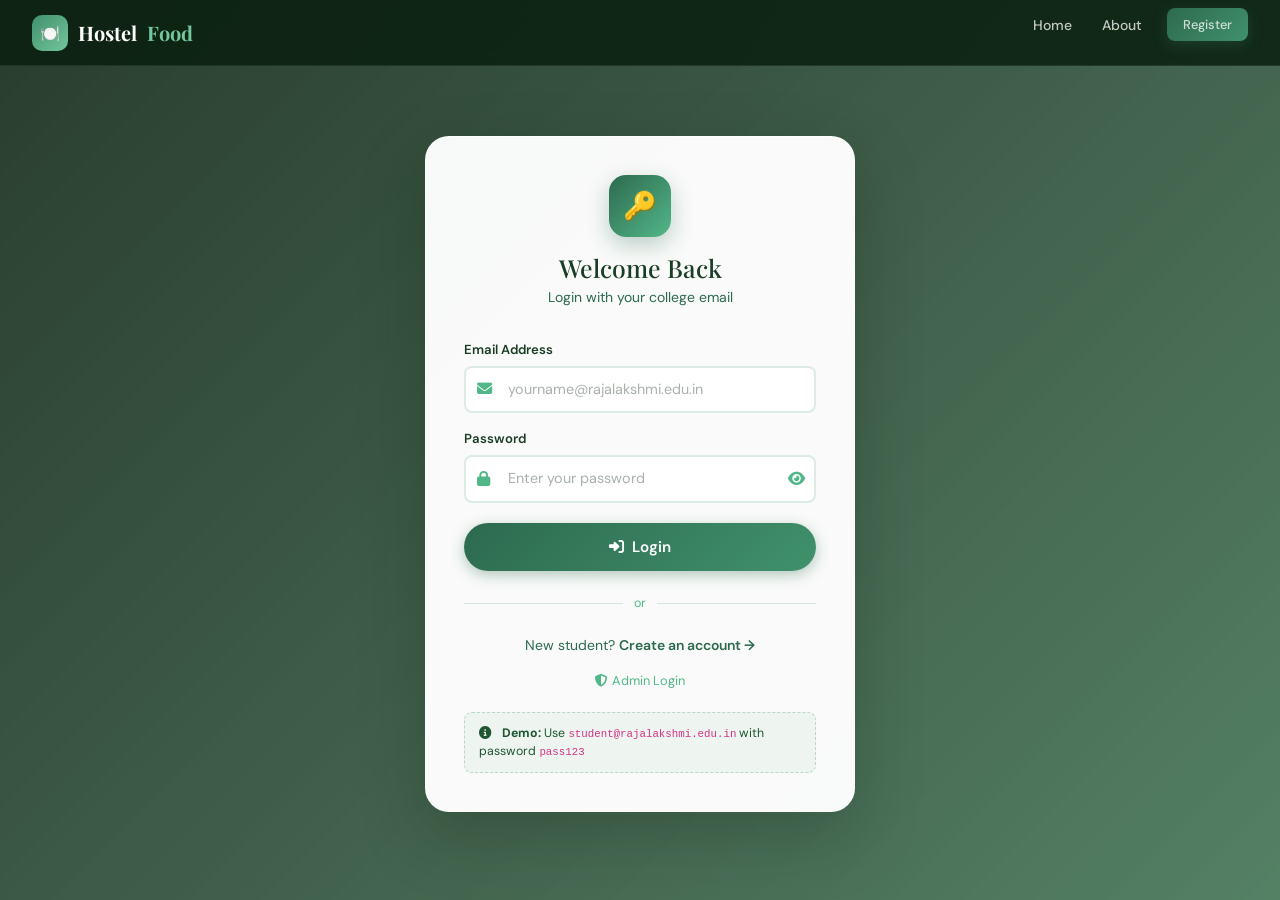
<file: frontend/pages/login.html>
<!DOCTYPE html>
<html lang="en">
<head>
  <meta charset="UTF-8">
  <meta name="viewport" content="width=device-width, initial-scale=1.0">
  <title>Login — Hostel Food Feedback</title>
  <link rel="stylesheet" href="https://cdnjs.cloudflare.com/ajax/libs/bootstrap/5.3.2/css/bootstrap.min.css">
  <link rel="stylesheet" href="https://cdnjs.cloudflare.com/ajax/libs/font-awesome/6.5.0/css/all.min.css">
  <link rel="stylesheet" href="../css/style.css">
  <style>
    body { min-height: 100vh; display: flex; flex-direction: column; }
    .auth-bg {
      position: fixed; inset: 0; z-index: 0;
      background-image: url('https://images.unsplash.com/photo-1414235077428-338989a2e8c0?w=1400&q=80');
      background-size: cover; background-position: center;
    }
    .auth-bg::after {
      content: ''; position: absolute; inset: 0;
      background: linear-gradient(135deg, rgba(10,31,15,0.87), rgba(30,86,49,0.75));
    }
    .auth-wrap {
      position: relative; z-index: 1;
      min-height: 100vh; display: flex; align-items: center; justify-content: center;
      padding: 5rem 1rem 2rem;
    }
    .auth-card {
      width: 100%; max-width: 430px;
      background: rgba(255,255,255,0.97);
      border-radius: var(--radius-lg);
      padding: 2.4rem;
      box-shadow: var(--shadow-xl);
      border: 1px solid rgba(255,255,255,0.9);
    }
    .auth-top { text-align: center; margin-bottom: 2rem; }
    .auth-icon {
      width: 62px; height: 62px;
      background: linear-gradient(135deg, var(--g600), var(--g400));
      border-radius: 17px; display: flex; align-items: center;
      justify-content: center; font-size: 1.7rem;
      margin: 0 auto 1rem; box-shadow: 0 8px 22px rgba(45,106,79,0.3);
    }
    .or-divider { display: flex; align-items: center; gap: 11px; margin: 1.4rem 0; color: var(--g400); font-size: 0.78rem; }
    .or-divider::before, .or-divider::after { content: ''; flex: 1; height: 1px; background: rgba(64,145,108,0.2); }
    .demo-box {
      background: rgba(64,145,108,0.06); border: 1px dashed rgba(64,145,108,0.3);
      border-radius: var(--radius-sm); padding: 11px 14px;
      font-size: 0.77rem; color: var(--g700); margin-top: 1.25rem;
    }
    .eye-btn { position: absolute; right: 11px; top: 50%; transform: translateY(-50%); background: none; border: none; color: var(--g400); cursor: pointer; padding: 0; font-size: 0.95rem; }
  </style>
</head>
<body>

<nav class="navbar">
  <a href="../index.html" class="nav-logo"><div class="logo-box">🍽️</div>Hostel<span>Food</span></a>
  <ul class="nav-links">
    <li><a href="../index.html">Home</a></li>
    <li><a href="about.html">About</a></li>
    <li><a href="register.html" class="btn-primary btn-sm ms-2">Register</a></li>
  </ul>
  <div class="hamburger"><span></span><span></span><span></span></div>
</nav>
<div class="mob-menu">
  <a href="../index.html">🏠 Home</a>
  <a href="register.html">📝 Register</a>
</div>

<div class="auth-bg"></div>
<div class="auth-wrap">
  <div class="auth-card fade-up">
    <div class="auth-top">
      <div class="auth-icon">🔑</div>
      <h2 style="font-size:1.55rem; color:var(--g800); margin-bottom:0.25rem;">Welcome Back</h2>
      <p style="color:var(--g600); font-size:0.875rem;">Login with your college email</p>
    </div>

    <div id="alert-box"></div>

    <form id="loginForm" novalidate>
      <div class="form-group">
        <label class="form-label">Email Address</label>
        <div class="input-icon-wrap">
          <i class="fas fa-envelope i-icon"></i>
          <input type="email" id="email" class="form-control"
                 placeholder="yourname@rajalakshmi.edu.in" autocomplete="email" required>
        </div>
        <div id="emailErr" class="invalid-msg">
          <i class="fas fa-exclamation-circle me-1"></i>Only @rajalakshmi.edu.in email is allowed
        </div>
      </div>
      <div class="form-group">
        <label class="form-label">Password</label>
        <div class="input-icon-wrap" style="position:relative;">
          <i class="fas fa-lock i-icon"></i>
          <input type="password" id="password" class="form-control"
                 placeholder="Enter your password" autocomplete="current-password" required>
          <button type="button" class="eye-btn" id="eyeBtn" onclick="toggleEye()">
            <i class="fas fa-eye" id="eyeIcon"></i>
          </button>
        </div>
      </div>
      <button type="submit" class="btn-primary btn-full mt-1" id="loginBtn" style="font-size:0.95rem; padding:13px;">
        <i class="fas fa-sign-in-alt"></i> Login
      </button>
    </form>

    <div class="or-divider">or</div>

    <div class="text-center">
      <p style="color:var(--g600); font-size:0.875rem; margin-bottom:0.75rem;">
        New student? <a href="register.html" style="color:var(--g600); font-weight:600;">Create an account →</a>
      </p>
      <a href="admin-login.html" style="color:var(--g400); font-size:0.8rem;">
        <i class="fas fa-shield-alt me-1"></i>Admin Login
      </a>
    </div>

    <div class="demo-box">
      <i class="fas fa-info-circle me-2"></i>
      <strong>Demo:</strong> Use <code>student@rajalakshmi.edu.in</code> with password <code>pass123</code>
    </div>
  </div>
</div>

<script src="https://cdnjs.cloudflare.com/ajax/libs/bootstrap/5.3.2/js/bootstrap.bundle.min.js"></script>
<script src="../js/app.js"></script>
<script>
function toggleEye() {
  const inp  = document.getElementById('password');
  const icon = document.getElementById('eyeIcon');
  if (inp.type === 'password') { inp.type = 'text';     icon.className = 'fas fa-eye-slash'; }
  else                         { inp.type = 'password'; icon.className = 'fas fa-eye'; }
}

document.getElementById('loginForm').addEventListener('submit', async function(e) {
  e.preventDefault();
  const email = document.getElementById('email').value.trim();
  const pass  = document.getElementById('password').value;
  const btn   = document.getElementById('loginBtn');
  const errEl = document.getElementById('emailErr');

  // Validate email domain
  if (!isValidEmail(email)) {
    document.getElementById('email').classList.add('is-invalid');
    errEl.classList.add('show');
    return;
  }
  document.getElementById('email').classList.remove('is-invalid');
  errEl.classList.remove('show');

  if (!pass) { showAlert('alert-box', 'Please enter your password.', 'danger'); return; }

  btn.innerHTML = '<i class="fas fa-spinner fa-spin"></i> Logging in...';
  btn.disabled  = true;

  // Simulate API call
  await new Promise(r => setTimeout(r, 1000));

  if (email.toLowerCase().includes('admin')) {
    Auth.save('demo-admin-token', { ...MOCK.admin, email });
    showAlert('alert-box', 'Login successful! Redirecting to admin dashboard...', 'success');
    setTimeout(() => window.location.href = 'admin-dashboard.html', 1200);
  } else if (pass.length >= 6) {
    Auth.save('demo-student-token', { ...MOCK.student, email });
    showAlert('alert-box', 'Login successful! Redirecting to dashboard...', 'success');
    setTimeout(() => window.location.href = 'dashboard.html', 1200);
  } else {
    showAlert('alert-box', 'Invalid email or password. Please try again.', 'danger');
    btn.innerHTML = '<i class="fas fa-sign-in-alt"></i> Login';
    btn.disabled  = false;
  }
});
</script>
</body>
</html>
</file>
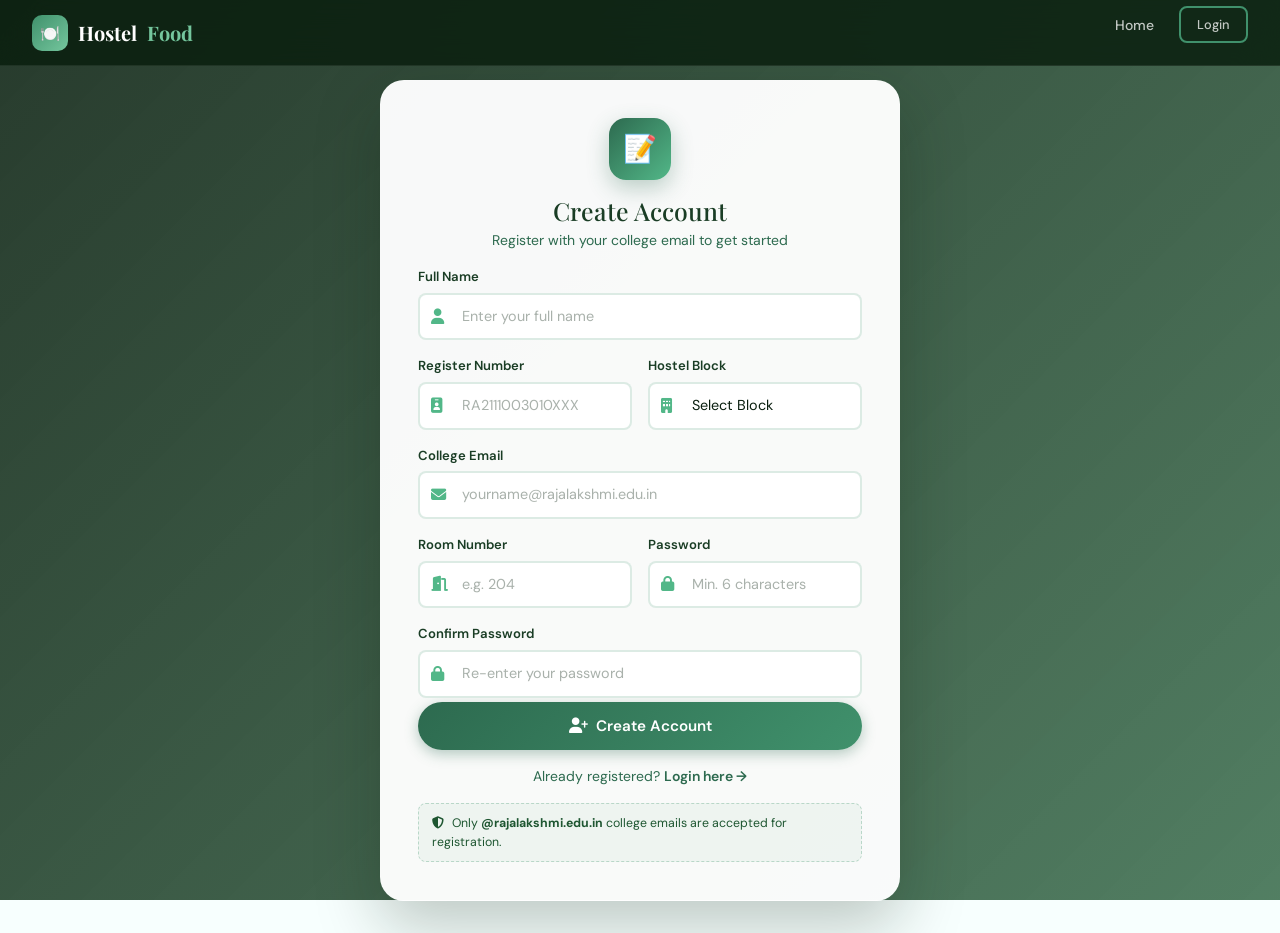
<file: frontend/pages/register.html>
<!DOCTYPE html>
<html lang="en">
<head>
  <meta charset="UTF-8">
  <meta name="viewport" content="width=device-width, initial-scale=1.0">
  <title>Register — Hostel Food Feedback</title>
  <link rel="stylesheet" href="https://cdnjs.cloudflare.com/ajax/libs/bootstrap/5.3.2/css/bootstrap.min.css">
  <link rel="stylesheet" href="https://cdnjs.cloudflare.com/ajax/libs/font-awesome/6.5.0/css/all.min.css">
  <link rel="stylesheet" href="../css/style.css">
  <style>
    .auth-bg {
      position: fixed; inset: 0; z-index: 0;
      background-image: url('https://images.unsplash.com/photo-1565299624946-b28f40a0ae38?w=1400&q=80');
      background-size: cover; background-position: center;
    }
    .auth-bg::after {
      content: ''; position: absolute; inset: 0;
      background: linear-gradient(135deg, rgba(10,31,15,0.88), rgba(30,86,49,0.76));
    }
    .auth-wrap {
      position: relative; z-index: 1; min-height: 100vh;
      display: flex; align-items: center; justify-content: center;
      padding: 5rem 1rem 2rem;
    }
    .auth-card {
      width: 100%; max-width: 520px;
      background: rgba(255,255,255,0.97); border-radius: var(--radius-lg);
      padding: 2.4rem; box-shadow: var(--shadow-xl);
    }
    .auth-icon {
      width: 62px; height: 62px;
      background: linear-gradient(135deg, var(--g600), var(--g400));
      border-radius: 17px; display: flex; align-items: center;
      justify-content: center; font-size: 1.7rem;
      margin: 0 auto 1rem; box-shadow: 0 8px 22px rgba(45,106,79,0.3);
    }
  </style>
</head>
<body>

<nav class="navbar">
  <a href="../index.html" class="nav-logo"><div class="logo-box">🍽️</div>Hostel<span>Food</span></a>
  <ul class="nav-links">
    <li><a href="../index.html">Home</a></li>
    <li><a href="login.html" class="btn-outline btn-sm ms-2">Login</a></li>
  </ul>
  <div class="hamburger"><span></span><span></span><span></span></div>
</nav>
<div class="mob-menu">
  <a href="../index.html">🏠 Home</a>
  <a href="login.html">🔑 Login</a>
</div>

<div class="auth-bg"></div>
<div class="auth-wrap">
  <div class="auth-card fade-up">
    <div class="text-center mb-3">
      <div class="auth-icon">📝</div>
      <h2 style="font-size:1.55rem; color:var(--g800); margin-bottom:0.25rem;">Create Account</h2>
      <p style="color:var(--g600); font-size:0.875rem;">Register with your college email to get started</p>
    </div>

    <div id="alert-box"></div>

    <form id="regForm" novalidate>
      <div class="row g-3">
        <div class="col-12">
          <label class="form-label">Full Name</label>
          <div class="input-icon-wrap">
            <i class="fas fa-user i-icon"></i>
            <input type="text" id="name" class="form-control" placeholder="Enter your full name" required>
          </div>
        </div>
        <div class="col-md-6">
          <label class="form-label">Register Number</label>
          <div class="input-icon-wrap">
            <i class="fas fa-id-badge i-icon"></i>
            <input type="text" id="regNo" class="form-control" placeholder="RA2111003010XXX" required>
          </div>
        </div>
        <div class="col-md-6">
          <label class="form-label">Hostel Block</label>
          <div class="input-icon-wrap">
            <i class="fas fa-building i-icon"></i>
            <select id="block" class="form-control" required>
              <option value="">Select Block</option>
              <option>Block A</option>
              <option>Block B</option>
              <option>Block C</option>
              <option>Block D</option>
            </select>
          </div>
        </div>
        <div class="col-12">
          <label class="form-label">College Email</label>
          <div class="input-icon-wrap">
            <i class="fas fa-envelope i-icon"></i>
            <input type="email" id="email" class="form-control"
                   placeholder="yourname@rajalakshmi.edu.in" required>
          </div>
          <div id="emailErr" class="invalid-msg">
            <i class="fas fa-exclamation-circle me-1"></i>Only @rajalakshmi.edu.in email is allowed
          </div>
        </div>
        <div class="col-md-6">
          <label class="form-label">Room Number</label>
          <div class="input-icon-wrap">
            <i class="fas fa-door-open i-icon"></i>
            <input type="text" id="room" class="form-control" placeholder="e.g. 204" required>
          </div>
        </div>
        <div class="col-md-6">
          <label class="form-label">Password</label>
          <div class="input-icon-wrap">
            <i class="fas fa-lock i-icon"></i>
            <input type="password" id="password" class="form-control" placeholder="Min. 6 characters" required>
          </div>
        </div>
        <div class="col-12">
          <label class="form-label">Confirm Password</label>
          <div class="input-icon-wrap">
            <i class="fas fa-lock i-icon"></i>
            <input type="password" id="confirm" class="form-control" placeholder="Re-enter your password" required>
          </div>
          <div id="pwdErr" class="invalid-msg">
            <i class="fas fa-exclamation-circle me-1"></i>Passwords do not match
          </div>
        </div>
        <div class="col-12 mt-1">
          <button type="submit" class="btn-primary btn-full" id="regBtn" style="font-size:0.95rem; padding:13px;">
            <i class="fas fa-user-plus"></i> Create Account
          </button>
        </div>
      </div>
    </form>

    <div class="text-center mt-3">
      <p style="color:var(--g600); font-size:0.875rem;">
        Already registered? <a href="login.html" style="color:var(--g600); font-weight:600;">Login here →</a>
      </p>
    </div>
    <div style="background:rgba(64,145,108,0.06); border:1px dashed rgba(64,145,108,0.3); border-radius:var(--radius-sm); padding:10px 13px; font-size:0.77rem; color:var(--g700); margin-top:0.75rem;">
      <i class="fas fa-shield-alt me-2"></i>Only <strong>@rajalakshmi.edu.in</strong> college emails are accepted for registration.
    </div>
  </div>
</div>

<script src="https://cdnjs.cloudflare.com/ajax/libs/bootstrap/5.3.2/js/bootstrap.bundle.min.js"></script>
<script src="../js/app.js"></script>
<script>
document.getElementById('regForm').addEventListener('submit', async function(e) {
  e.preventDefault();
  const name  = document.getElementById('name').value.trim();
  const regNo = document.getElementById('regNo').value.trim();
  const email = document.getElementById('email').value.trim();
  const block = document.getElementById('block').value;
  const room  = document.getElementById('room').value.trim();
  const pwd   = document.getElementById('password').value;
  const conf  = document.getElementById('confirm').value;
  const btn   = document.getElementById('regBtn');
  let valid   = true;

  clearAlert('alert-box');

  // Email validation
  if (!isValidEmail(email)) {
    document.getElementById('email').classList.add('is-invalid');
    document.getElementById('emailErr').classList.add('show');
    valid = false;
  } else {
    document.getElementById('email').classList.remove('is-invalid');
    document.getElementById('emailErr').classList.remove('show');
  }

  // Password match
  if (pwd !== conf || pwd.length < 6) {
    document.getElementById('pwdErr').classList.add('show');
    valid = false;
  } else {
    document.getElementById('pwdErr').classList.remove('show');
  }

  // Required fields
  if (!name || !regNo || !block || !room || !pwd) {
    showAlert('alert-box', 'Please fill in all fields.', 'danger');
    valid = false;
  }

  if (!valid) return;

  btn.innerHTML = '<i class="fas fa-spinner fa-spin"></i> Creating Account...';
  btn.disabled  = true;

  await new Promise(r => setTimeout(r, 1300));

  showAlert('alert-box', '🎉 Account created successfully! Redirecting to login...', 'success');
  setTimeout(() => window.location.href = 'login.html', 2000);
});
</script>
</body>
</html>
</file>
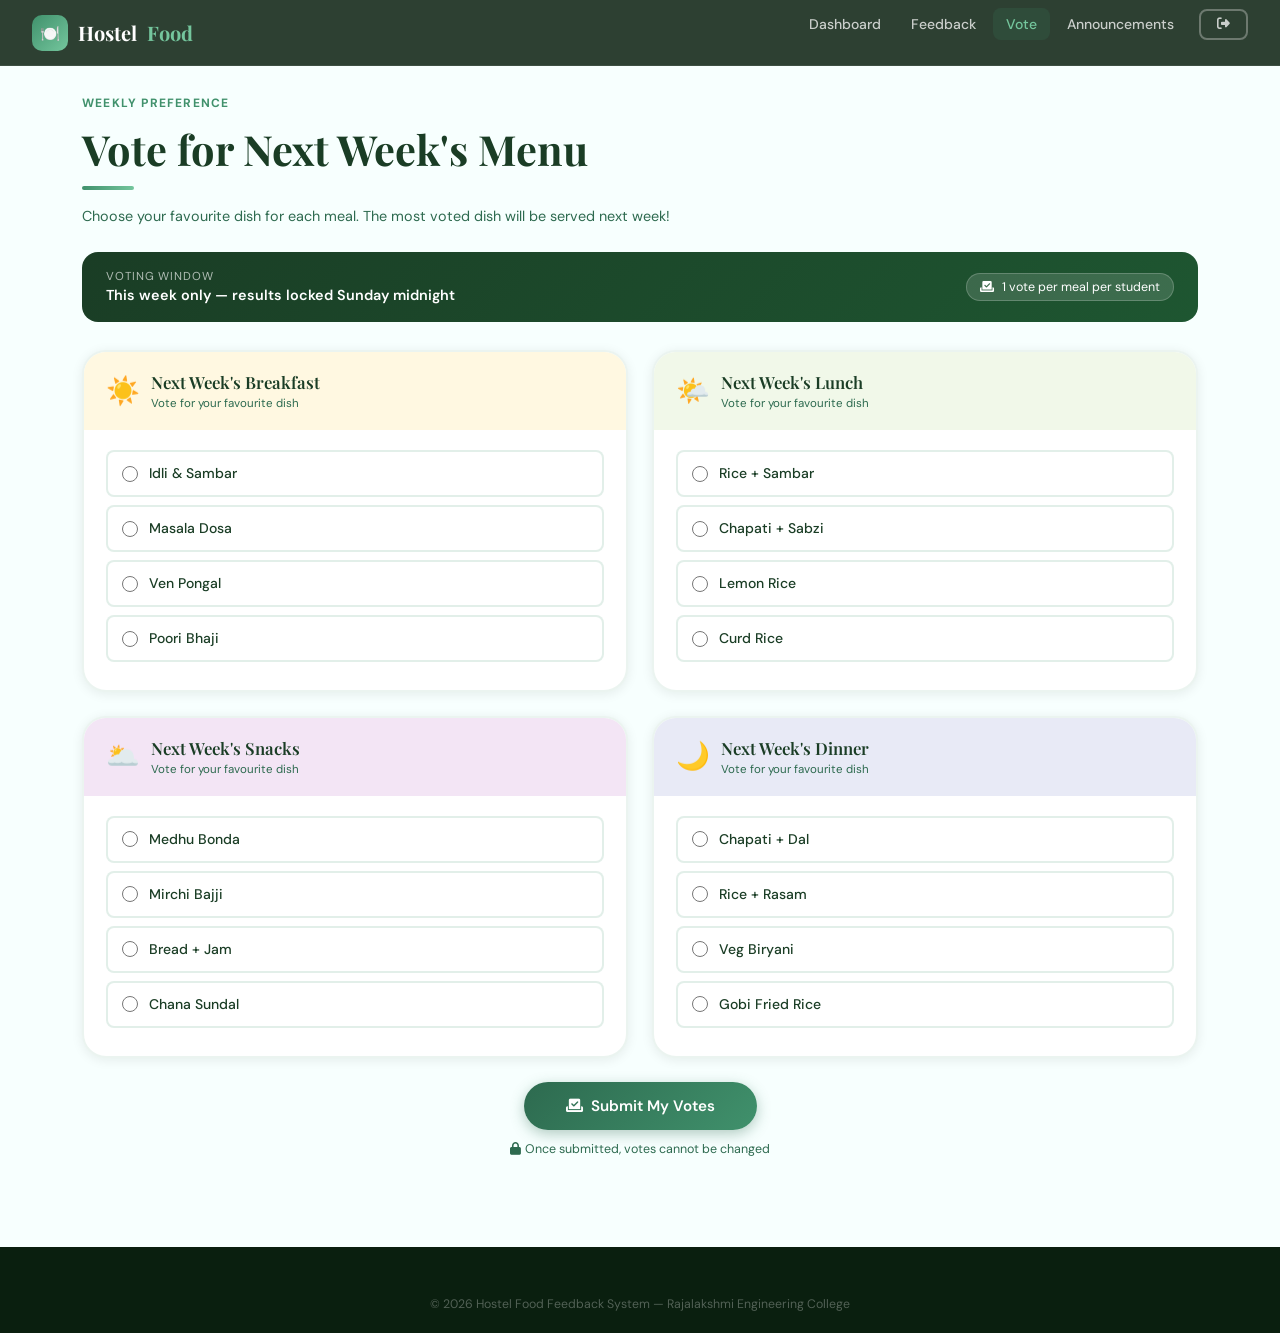
<file: frontend/pages/voting.html>
<!DOCTYPE html>
<html lang="en">
<head>
  <meta charset="UTF-8">
  <meta name="viewport" content="width=device-width, initial-scale=1.0">
  <title>Vote — Hostel Food Feedback</title>
  <link rel="stylesheet" href="https://cdnjs.cloudflare.com/ajax/libs/bootstrap/5.3.2/css/bootstrap.min.css">
  <link rel="stylesheet" href="https://cdnjs.cloudflare.com/ajax/libs/font-awesome/6.5.0/css/all.min.css">
  <link rel="stylesheet" href="../css/style.css">
  <style>
    .vote-card { background:#fff; border-radius:var(--radius-lg); border:2px solid rgba(64,145,108,0.1); box-shadow:var(--shadow-sm); overflow:hidden; height:100%; transition:var(--trans); }
    .vote-card:hover { box-shadow:var(--shadow-md); border-color:rgba(64,145,108,0.2); }
    .vote-head { padding:1.1rem 1.4rem; display:flex; align-items:center; gap:11px; }
    .vote-body { padding:1.25rem 1.4rem; }
    .voted-box { background:rgba(64,145,108,0.07); border:2px dashed rgba(64,145,108,0.3); border-radius:var(--radius-md); padding:1.75rem; text-align:center; }
  </style>
</head>
<body>

<nav class="navbar">
  <a href="../index.html" class="nav-logo"><div class="logo-box">🍽️</div>Hostel<span>Food</span></a>
  <ul class="nav-links">
    <li><a href="dashboard.html">Dashboard</a></li>
    <li><a href="feedback.html">Feedback</a></li>
    <li><a href="voting.html" class="active">Vote</a></li>
    <li><a href="announcements.html">Announcements</a></li>
    <li><a href="#" onclick="Auth.logout()" class="btn-outline btn-sm ms-2" style="color:rgba(255,255,255,0.75);border-color:rgba(255,255,255,0.3);"><i class="fas fa-sign-out-alt"></i></a></li>
  </ul>
  <div class="hamburger"><span></span><span></span><span></span></div>
</nav>
<div class="mob-menu">
  <a href="dashboard.html">🏠 Dashboard</a>
  <a href="feedback.html">⭐ Feedback</a>
  <a href="voting.html">🗳️ Vote</a>
  <a href="#" onclick="Auth.logout()">🚪 Logout</a>
</div>

<div class="page-wrap">
  <div class="container py-4">

    <div class="fade-up mb-4">
      <div class="section-tag">Weekly Preference</div>
      <h2 class="section-title mt-1">Vote for Next Week's Menu</h2>
      <div class="section-divider divider-left"></div>
      <p style="color:var(--g600); font-size:0.9rem;">Choose your favourite dish for each meal. The most voted dish will be served next week!</p>
    </div>

    <div class="info-bar fade-up d1">
      <div>
        <div class="ib-label">Voting Window</div>
        <div class="ib-value">This week only — results locked Sunday midnight</div>
      </div>
      <div class="ib-pill"><i class="fas fa-vote-yea me-2"></i>1 vote per meal per student</div>
    </div>

    <div id="alert-box"></div>

    <div class="row g-4" id="voteGrid"></div>

    <div class="text-center mt-4 fade-up d5">
      <button class="btn-primary" id="voteSubmitBtn" style="font-size:0.95rem; padding:13px 42px;" onclick="submitVotes()">
        <i class="fas fa-vote-yea"></i> Submit My Votes
      </button>
      <p style="color:var(--g600); font-size:0.78rem; margin-top:0.6rem;">
        <i class="fas fa-lock me-1"></i>Once submitted, votes cannot be changed
      </p>
    </div>

  </div>
</div>

<footer class="footer mt-5">
  <div class="container"><p class="footer-copy" style="margin:0;">© 2026 Hostel Food Feedback System — Rajalakshmi Engineering College</p></div>
</footer>

<script src="https://cdnjs.cloudflare.com/ajax/libs/bootstrap/5.3.2/js/bootstrap.bundle.min.js"></script>
<script src="../js/app.js"></script>
<script>
const MEALS = [
  { key:'BREAKFAST', label:'Breakfast', icon:'☀️', bg:'#fff8e1' },
  { key:'LUNCH',     label:'Lunch',     icon:'🌤️', bg:'#f1f8e9' },
  { key:'SNACKS',    label:'Snacks',    icon:'🌥️', bg:'#f3e5f5' },
  { key:'DINNER',    label:'Dinner',    icon:'🌙', bg:'#e8eaf6' }
];
const votes = {};

function buildVoteCards() {
  const grid = document.getElementById('voteGrid');
  MEALS.forEach((m, i) => {
    votes[m.key] = null;
    const opts = MOCK.voteOptions[m.key].map(o => {
      const safeId = o.replace(/[^a-zA-Z0-9]/g, '_');
      return `<div class="vote-opt" id="opt_${m.key}_${safeId}" onclick="selectVote('${m.key}','${o}',this)">
        <input type="radio" name="v_${m.key}" value="${o}">
        <label>${o}</label>
      </div>`;
    }).join('');
    grid.innerHTML += `
      <div class="col-md-6 fade-up d${i+1}">
        <div class="vote-card">
          <div class="vote-head" style="background:${m.bg};">
            <div style="font-size:1.7rem;">${m.icon}</div>
            <div>
              <div style="font-family:'Playfair Display',serif; font-weight:600; color:var(--g800); font-size:1.05rem;">Next Week's ${m.label}</div>
              <div style="font-size:0.72rem; color:var(--g600);">Vote for your favourite dish</div>
            </div>
          </div>
          <div class="vote-body" id="vbody_${m.key}">${opts}</div>
        </div>
      </div>`;
  });
}

function selectVote(key, value, el) {
  votes[key] = value;
  document.querySelectorAll(`[id^="opt_${key}_"]`).forEach(e => e.classList.remove('selected'));
  el.classList.add('selected');
  el.querySelector('input[type="radio"]').checked = true;
}

function submitVotes() {
  const hasVote = Object.values(votes).some(v => v !== null);
  if (!hasVote) { showAlert('alert-box', 'Please vote for at least one meal.', 'danger'); return; }
  const btn = document.getElementById('voteSubmitBtn');
  btn.innerHTML = '<i class="fas fa-spinner fa-spin"></i> Submitting...';
  btn.disabled  = true;
  setTimeout(() => {
    showAlert('alert-box', '🗳️ Votes submitted! Results will be announced this Sunday midnight.', 'success');
    toast('Your votes have been counted! 🗳️', 'success');
    btn.innerHTML = '<i class="fas fa-check"></i> Votes Submitted!';
    MEALS.forEach(m => {
      if (votes[m.key]) {
        document.getElementById(`vbody_${m.key}`).innerHTML = `
          <div class="voted-box">
            <div style="font-size:2.4rem; margin-bottom:0.5rem;">✅</div>
            <strong style="color:var(--g800);">You voted for:</strong>
            <div style="font-size:1.05rem; color:var(--g600); font-weight:600; margin-top:0.25rem;">${votes[m.key]}</div>
          </div>`;
      }
    });
  }, 1300);
}

document.addEventListener('DOMContentLoaded', buildVoteCards);
</script>
</body>
</html>
</file>
<file: frontend/css/style.css>
@import url('https://fonts.googleapis.com/css2?family=Playfair+Display:wght@400;600;700;900&family=DM+Sans:wght@300;400;500;600;700&display=swap');

/* ── VARIABLES ── */
:root {
  --g900: #0a1f0f;
  --g800: #1a3d25;
  --g700: #1e5631;
  --g600: #2d6a4f;
  --g500: #40916c;
  --g400: #52b788;
  --g300: #74c69d;
  --g200: #95d5b2;
  --g100: #b7e4c7;
  --g50:  #d8f3dc;
  --white: #ffffff;
  --offwhite: #f7fffe;
  --danger: #dc3545;
  --gold: #f4c430;
  --radius-sm: 8px;
  --radius-md: 16px;
  --radius-lg: 24px;
  --radius-xl: 40px;
  --trans: all 0.3s cubic-bezier(0.4,0,0.2,1);
  --shadow-sm: 0 2px 12px rgba(10,31,15,0.08);
  --shadow-md: 0 6px 24px rgba(10,31,15,0.12);
  --shadow-lg: 0 16px 48px rgba(10,31,15,0.18);
  --shadow-xl: 0 24px 64px rgba(10,31,15,0.25);
}

/* ── RESET ── */
*, *::before, *::after { box-sizing: border-box; margin: 0; padding: 0; }
html { scroll-behavior: smooth; }
body { font-family: 'DM Sans', sans-serif; background: var(--offwhite); color: var(--g900); overflow-x: hidden; }
h1,h2,h3,h4,h5,h6 { font-family: 'Playfair Display', serif; }
a { text-decoration: none; }
img { max-width: 100%; }

/* ── SCROLLBAR ── */
::-webkit-scrollbar { width: 5px; }
::-webkit-scrollbar-track { background: var(--g50); }
::-webkit-scrollbar-thumb { background: var(--g400); border-radius: 3px; }

/* ════════════════════════════
   NAVBAR
════════════════════════════ */
.navbar {
  position: fixed; top: 0; left: 0; right: 0; z-index: 1000;
  height: 66px;
  background: rgba(10,31,15,0.85);
  backdrop-filter: blur(20px);
  -webkit-backdrop-filter: blur(20px);
  border-bottom: 1px solid rgba(255,255,255,0.08);
  display: flex; align-items: center; justify-content: space-between;
  padding: 0 2rem;
  transition: var(--trans);
}
.navbar.scrolled { background: rgba(10,31,15,0.97); }
.nav-logo {
  display: flex; align-items: center; gap: 10px;
  font-family: 'Playfair Display', serif;
  font-size: 1.25rem; font-weight: 700; color: #fff;
}
.nav-logo .logo-box {
  width: 36px; height: 36px; border-radius: 10px;
  background: linear-gradient(135deg, var(--g500), var(--g300));
  display: flex; align-items: center; justify-content: center; font-size: 1rem;
}
.nav-logo span { color: var(--g300); }
.nav-links { display: flex; align-items: center; gap: 4px; list-style: none; }
.nav-links a {
  color: rgba(255,255,255,0.75); padding: 7px 13px;
  border-radius: var(--radius-sm); font-size: 0.875rem; font-weight: 500;
  transition: var(--trans);
}
.nav-links a:hover { color: #fff; background: rgba(255,255,255,0.1); }
.nav-links a.active { color: var(--g300); background: rgba(64,145,108,0.15); }
.nav-badge {
  background: rgba(255,255,255,0.12); color: var(--g200);
  font-size: 0.6rem; font-weight: 700; text-transform: uppercase;
  letter-spacing: 0.08em; padding: 2px 7px; border-radius: 20px;
  border: 1px solid rgba(255,255,255,0.15); margin-left: 6px;
}
/* Hamburger */
.hamburger { display: none; flex-direction: column; gap: 5px; cursor: pointer; }
.hamburger span { display: block; width: 22px; height: 2px; background: #fff; border-radius: 2px; transition: var(--trans); }
.mob-menu {
  display: none; position: fixed; top: 66px; left: 0; right: 0; z-index: 999;
  background: rgba(10,31,15,0.97); backdrop-filter: blur(20px);
  padding: 1.25rem; flex-direction: column; gap: 4px;
  border-bottom: 1px solid rgba(255,255,255,0.08);
}
.mob-menu.open { display: flex; }
.mob-menu a {
  color: rgba(255,255,255,0.8); padding: 11px 14px;
  border-radius: var(--radius-sm); font-size: 0.9rem; font-weight: 500;
  transition: var(--trans);
}
.mob-menu a:hover { background: rgba(255,255,255,0.08); color: #fff; }

/* ════════════════════════════
   BUTTONS
════════════════════════════ */
.btn-primary {
  display: inline-flex; align-items: center; gap: 8px;
  background: linear-gradient(135deg, var(--g600), var(--g500));
  color: #fff; border: none; padding: 11px 26px;
  border-radius: var(--radius-xl);
  font-family: 'DM Sans', sans-serif; font-weight: 600; font-size: 0.875rem;
  cursor: pointer; transition: var(--trans);
  box-shadow: 0 4px 14px rgba(45,106,79,0.35);
}
.btn-primary:hover { transform: translateY(-2px); box-shadow: 0 8px 24px rgba(45,106,79,0.45); color: #fff; }
.btn-primary:active { transform: translateY(0); }

.btn-outline {
  display: inline-flex; align-items: center; gap: 8px;
  background: transparent; color: var(--g600);
  border: 2px solid var(--g500); padding: 9px 24px;
  border-radius: var(--radius-xl);
  font-family: 'DM Sans', sans-serif; font-weight: 600; font-size: 0.875rem;
  cursor: pointer; transition: var(--trans);
}
.btn-outline:hover { background: var(--g600); color: #fff; transform: translateY(-2px); }

.btn-white {
  display: inline-flex; align-items: center; gap: 8px;
  background: #fff; color: var(--g700);
  border: none; padding: 11px 26px;
  border-radius: var(--radius-xl);
  font-family: 'DM Sans', sans-serif; font-weight: 600; font-size: 0.875rem;
  cursor: pointer; transition: var(--trans);
  box-shadow: 0 4px 14px rgba(0,0,0,0.12);
}
.btn-white:hover { transform: translateY(-2px); box-shadow: 0 8px 24px rgba(0,0,0,0.18); color: var(--g800); }

.btn-danger {
  display: inline-flex; align-items: center; gap: 6px;
  background: var(--danger); color: #fff; border: none;
  padding: 8px 18px; border-radius: var(--radius-sm);
  font-family: 'DM Sans', sans-serif; font-weight: 600; font-size: 0.8rem;
  cursor: pointer; transition: var(--trans);
}
.btn-danger:hover { background: #b02a37; transform: translateY(-1px); }

.btn-sm { padding: 7px 16px !important; font-size: 0.8rem !important; }
.btn-full { width: 100%; justify-content: center; }

/* ════════════════════════════
   CARDS
════════════════════════════ */
.card-white {
  background: #fff; border-radius: var(--radius-lg);
  box-shadow: var(--shadow-sm);
  border: 1px solid rgba(64,145,108,0.1);
  transition: var(--trans);
}
.card-white:hover { box-shadow: var(--shadow-md); transform: translateY(-3px); border-color: rgba(64,145,108,0.2); }

.card-glass {
  background: rgba(255,255,255,0.15);
  backdrop-filter: blur(20px); -webkit-backdrop-filter: blur(20px);
  border: 1px solid rgba(255,255,255,0.28);
  border-radius: var(--radius-lg);
  box-shadow: 0 8px 32px rgba(10,31,15,0.2);
  transition: var(--trans);
}
.card-glass:hover { transform: translateY(-4px); box-shadow: 0 16px 48px rgba(10,31,15,0.25); }

.card-glass-dark {
  background: rgba(10,31,15,0.65);
  backdrop-filter: blur(24px); -webkit-backdrop-filter: blur(24px);
  border: 1px solid rgba(255,255,255,0.12);
  border-radius: var(--radius-lg);
  box-shadow: 0 12px 40px rgba(0,0,0,0.4);
}

/* ════════════════════════════
   FORM ELEMENTS
════════════════════════════ */
.form-label {
  display: block; font-weight: 600; font-size: 0.82rem;
  color: var(--g800); margin-bottom: 6px;
}
.form-control {
  width: 100%; padding: 11px 15px;
  border: 2px solid rgba(64,145,108,0.18);
  border-radius: var(--radius-sm);
  font-family: 'DM Sans', sans-serif; font-size: 0.9rem;
  background: rgba(255,255,255,0.95); color: var(--g900);
  transition: var(--trans); outline: none;
}
.form-control:focus { border-color: var(--g500); box-shadow: 0 0 0 4px rgba(64,145,108,0.1); background: #fff; }
.form-control.is-invalid { border-color: var(--danger); box-shadow: 0 0 0 4px rgba(220,53,69,0.1); }
.form-control::placeholder { color: rgba(10,31,15,0.35); }
.form-group { margin-bottom: 1rem; }
.input-icon-wrap { position: relative; }
.input-icon-wrap .form-control { padding-left: 42px; }
.input-icon-wrap .i-icon {
  position: absolute; left: 13px; top: 50%; transform: translateY(-50%);
  color: var(--g400); font-size: 0.95rem; pointer-events: none;
}
select.form-control { cursor: pointer; }
textarea.form-control { resize: vertical; min-height: 100px; }
.invalid-msg { color: var(--danger); font-size: 0.76rem; margin-top: 4px; display: none; }
.invalid-msg.show { display: block; }

/* ════════════════════════════
   ALERTS
════════════════════════════ */
.alert {
  padding: 11px 15px; border-radius: var(--radius-sm);
  font-size: 0.875rem; font-weight: 500;
  display: flex; align-items: center; gap: 9px;
  margin-bottom: 1rem; animation: alertIn 0.3s ease;
}
@keyframes alertIn { from { opacity:0; transform:translateY(-6px); } to { opacity:1; transform:translateY(0); } }
.alert-success { background: rgba(64,145,108,0.1); color: var(--g700); border: 1px solid rgba(64,145,108,0.3); }
.alert-danger  { background: rgba(220,53,69,0.08); color: #842029; border: 1px solid rgba(220,53,69,0.25); }
.alert-info    { background: rgba(13,202,240,0.08); color: #0a58ca; border: 1px solid rgba(13,202,240,0.25); }
.alert-warning { background: rgba(255,193,7,0.1); color: #664d03; border: 1px solid rgba(255,193,7,0.3); }

/* ════════════════════════════
   TOAST
════════════════════════════ */
.toast-wrap {
  position: fixed; bottom: 22px; right: 22px;
  z-index: 9999; display: flex; flex-direction: column; gap: 9px;
}
.toast-item {
  min-width: 270px; padding: 13px 17px;
  border-radius: var(--radius-md); color: #fff;
  display: flex; align-items: center; gap: 11px;
  font-size: 0.875rem; font-weight: 500;
  box-shadow: 0 8px 24px rgba(0,0,0,0.25);
  animation: toastIn 0.3s ease;
}
@keyframes toastIn { from { opacity:0; transform:translateX(30px); } to { opacity:1; transform:translateX(0); } }
.toast-item.success { background: linear-gradient(135deg, var(--g700), var(--g600)); }
.toast-item.error   { background: linear-gradient(135deg, #842029, #dc3545); }
.toast-item.info    { background: linear-gradient(135deg, #0a58ca, #0d6efd); }

/* ════════════════════════════
   STAR RATING
════════════════════════════ */
.star-group { display: flex; flex-direction: row-reverse; gap: 3px; }
.star-group input[type="radio"] { display: none; }
.star-group label {
  font-size: 1.75rem; color: #dee2e6; cursor: pointer;
  transition: color 0.15s; line-height: 1;
}
.star-group input:checked ~ label,
.star-group label:hover,
.star-group label:hover ~ label { color: var(--gold); }

/* ════════════════════════════
   BADGES
════════════════════════════ */
.badge {
  display: inline-block; padding: 3px 11px;
  border-radius: 20px; font-size: 0.7rem; font-weight: 700;
  text-transform: uppercase; letter-spacing: 0.06em;
}
.badge-green   { background: rgba(64,145,108,0.12); color: var(--g700); border: 1px solid rgba(64,145,108,0.25); }
.badge-gold    { background: rgba(244,196,48,0.15); color: #7d5a00; border: 1px solid rgba(244,196,48,0.3); }
.badge-orange  { background: rgba(253,126,20,0.12); color: #7d3b00; border: 1px solid rgba(253,126,20,0.25); }
.badge-purple  { background: rgba(111,66,193,0.1);  color: #4a2c8a; border: 1px solid rgba(111,66,193,0.2); }
.badge-red     { background: rgba(220,53,69,0.1);   color: #842029; border: 1px solid rgba(220,53,69,0.2); }
.badge-active  {
  background: rgba(64,145,108,0.15); color: var(--g700);
  border: 1px solid var(--g400);
  animation: pulseBadge 2s infinite;
}
@keyframes pulseBadge {
  0%,100% { box-shadow: 0 0 0 0 rgba(64,145,108,0.4); }
  50%      { box-shadow: 0 0 0 5px rgba(64,145,108,0); }
}

/* ════════════════════════════
   SECTIONS & LAYOUT
════════════════════════════ */
.page-wrap { padding-top: 66px; min-height: 100vh; }

.section { padding: 4.5rem 0; }
.section-sm { padding: 3rem 0; }
.section-lg { padding: 6rem 0; }

.section-head { text-align: center; margin-bottom: 3rem; }
.section-tag {
  display: inline-block; color: var(--g500);
  font-size: 0.75rem; font-weight: 700; text-transform: uppercase;
  letter-spacing: 0.1em; margin-bottom: 0.5rem;
}
.section-title {
  font-size: clamp(1.7rem, 3.5vw, 2.6rem);
  font-weight: 700; color: var(--g800); line-height: 1.2;
}
.section-divider {
  width: 52px; height: 4px;
  background: linear-gradient(90deg, var(--g500), var(--g300));
  border-radius: 2px; margin: 0.75rem auto 1rem;
}
.section-sub { color: var(--g600); font-size: 0.95rem; max-width: 520px; margin: 0 auto; }

.divider-left { margin-left: 0; }

/* ════════════════════════════
   HERO
════════════════════════════ */
.hero {
  position: relative; min-height: 100vh;
  display: flex; align-items: center; justify-content: center;
  overflow: hidden;
}
.hero-bg {
  position: absolute; inset: 0; z-index: 0;
  background-size: cover; background-position: center;
  animation: bgZoom 18s ease-in-out infinite alternate;
}
@keyframes bgZoom { from { transform: scale(1); } to { transform: scale(1.05); } }
.hero-overlay {
  position: absolute; inset: 0; z-index: 1;
  background: linear-gradient(135deg,
    rgba(10,31,15,0.88) 0%,
    rgba(30,86,49,0.72) 50%,
    rgba(10,31,15,0.92) 100%);
}
.hero-content {
  position: relative; z-index: 2;
  text-align: center; color: #fff; padding: 2rem;
  max-width: 800px;
}

.mini-hero {
  background: linear-gradient(135deg, var(--g800) 0%, var(--g700) 60%, var(--g600) 100%);
  padding: 4.5rem 0 3rem; margin-top: 66px; color: #fff; text-align: center;
}

/* ════════════════════════════
   ANNOUNCEMENT CARD
════════════════════════════ */
.ann-card {
  background: linear-gradient(135deg, var(--g800), var(--g700));
  border-radius: var(--radius-lg); padding: 1.4rem 1.8rem;
  color: #fff; position: relative; overflow: hidden;
  box-shadow: 0 8px 28px rgba(10,31,15,0.3);
}
.ann-card::after {
  content: '📢'; position: absolute;
  right: 18px; top: 50%; transform: translateY(-50%);
  font-size: 4.5rem; opacity: 0.07; pointer-events: none;
}
.ann-card .ann-label {
  display: inline-block;
  background: rgba(255,255,255,0.18); color: #fff;
  font-size: 0.68rem; font-weight: 700; text-transform: uppercase;
  letter-spacing: 0.1em; padding: 3px 10px; border-radius: 20px;
  border: 1px solid rgba(255,255,255,0.25); margin-bottom: 0.7rem;
}
.ann-card h4 { font-size: 1.05rem; font-weight: 600; margin-bottom: 0.4rem; }
.ann-card p  { font-size: 0.875rem; opacity: 0.82; line-height: 1.6; }
.ann-card .ann-time { font-size: 0.75rem; opacity: 0.6; margin-top: 0.7rem; }

/* ════════════════════════════
   MEAL CARD
════════════════════════════ */
.meal-card {
  background: #fff; border-radius: var(--radius-lg);
  box-shadow: var(--shadow-sm);
  border: 2px solid rgba(64,145,108,0.1);
  overflow: hidden; height: 100%; transition: var(--trans);
}
.meal-card:hover { transform: translateY(-5px); box-shadow: var(--shadow-md); border-color: rgba(64,145,108,0.25); }
.meal-card.meal-active { border-color: var(--g500); box-shadow: 0 6px 28px rgba(64,145,108,0.2); }
.meal-header { padding: 1.1rem 1.4rem; display: flex; align-items: center; gap: 11px; }
.meal-icon-box { width: 44px; height: 44px; border-radius: 12px; display: flex; align-items: center; justify-content: center; font-size: 1.3rem; }
.meal-body { padding: 0 1.4rem 1.4rem; }
.meal-item {
  display: flex; align-items: center; gap: 7px;
  padding: 5px 0; border-bottom: 1px solid rgba(64,145,108,0.07);
  font-size: 0.85rem; color: var(--g700);
}
.meal-item:last-child { border: none; }
.meal-item::before { content: '•'; color: var(--g400); font-size: 1.1rem; line-height: 1; }
.meal-time { font-size: 0.7rem; background: rgba(64,145,108,0.1); color: var(--g600); padding: 2px 9px; border-radius: 20px; font-weight: 600; }

/* ════════════════════════════
   VOTE OPTION
════════════════════════════ */
.vote-opt {
  display: flex; align-items: center; gap: 11px;
  padding: 11px 14px; border-radius: var(--radius-sm);
  border: 2px solid rgba(64,145,108,0.15);
  cursor: pointer; margin-bottom: 8px; background: #fff;
  transition: var(--trans);
}
.vote-opt:hover { border-color: var(--g500); background: rgba(64,145,108,0.04); }
.vote-opt.selected { border-color: var(--g600); background: rgba(64,145,108,0.09); }
.vote-opt input[type="radio"] { accent-color: var(--g600); width: 16px; height: 16px; flex-shrink: 0; }
.vote-opt label { font-size: 0.875rem; color: var(--g800); cursor: pointer; margin: 0; font-weight: 500; }

/* ════════════════════════════
   STAT CARD
════════════════════════════ */
.stat-card {
  background: #fff; border-radius: var(--radius-md);
  padding: 1.4rem; border-left: 4px solid var(--g500);
  box-shadow: var(--shadow-sm); transition: var(--trans);
}
.stat-card:hover { transform: translateY(-3px); box-shadow: var(--shadow-md); }
.stat-icon { width: 44px; height: 44px; border-radius: 11px; background: var(--g50); display: flex; align-items: center; justify-content: center; font-size: 1.25rem; margin-bottom: 0.9rem; }
.stat-num  { font-family: 'Playfair Display', serif; font-size: 1.9rem; font-weight: 700; color: var(--g800); line-height: 1; }
.stat-lbl  { font-size: 0.8rem; color: var(--g600); font-weight: 500; margin-top: 0.3rem; }

/* ════════════════════════════
   ADMIN SIDEBAR
════════════════════════════ */
.admin-wrap { display: flex; min-height: calc(100vh - 66px); }
.sidebar {
  width: 235px; flex-shrink: 0;
  background: var(--g900); padding: 1.25rem 0;
  position: sticky; top: 66px; height: calc(100vh - 66px);
  overflow-y: auto;
}
.sidebar-section {
  padding: 0.9rem 15px 0.4rem;
  color: rgba(255,255,255,0.35);
  font-size: 0.68rem; font-weight: 700;
  text-transform: uppercase; letter-spacing: 0.1em;
}
.sidebar a {
  display: flex; align-items: center; gap: 10px;
  padding: 10px 18px; color: rgba(255,255,255,0.65);
  font-size: 0.85rem; font-weight: 500; transition: var(--trans);
  border-left: 3px solid transparent;
}
.sidebar a:hover,
.sidebar a.active { background: rgba(255,255,255,0.07); color: #fff; border-left-color: var(--g400); }
.sidebar a i { width: 17px; text-align: center; }
.admin-main { flex: 1; padding: 2rem; background: var(--offwhite); overflow-x: hidden; }

/* ════════════════════════════
   TABLE
════════════════════════════ */
.tbl-wrap { border-radius: var(--radius-md); overflow: hidden; box-shadow: var(--shadow-sm); }
.tbl { width: 100%; border-collapse: collapse; }
.tbl thead tr { background: linear-gradient(135deg, var(--g800), var(--g700)); }
.tbl th { padding: 11px 15px; color: #fff; font-size: 0.75rem; font-weight: 600; text-transform: uppercase; letter-spacing: 0.05em; text-align: left; }
.tbl td { padding: 11px 15px; border-bottom: 1px solid rgba(64,145,108,0.09); font-size: 0.86rem; background: #fff; }
.tbl tbody tr:hover td { background: rgba(64,145,108,0.03); }
.tbl tbody tr:last-child td { border-bottom: none; }

/* ════════════════════════════
   RATING BAR
════════════════════════════ */
.rbar { display: flex; align-items: center; gap: 9px; margin-bottom: 7px; }
.rbar-lbl { width: 55px; font-size: 0.78rem; color: var(--g700); font-weight: 500; }
.rbar-track { flex: 1; height: 7px; background: var(--g50); border-radius: 4px; overflow: hidden; }
.rbar-fill { height: 100%; border-radius: 4px; background: linear-gradient(90deg, var(--g500), var(--g300)); transition: width 1s ease; }
.rbar-val { width: 30px; font-size: 0.78rem; color: var(--g600); font-weight: 600; text-align: right; }

/* ════════════════════════════
   WELCOME BANNER
════════════════════════════ */
.welcome-banner {
  background: linear-gradient(135deg, var(--g800), var(--g700));
  border-radius: var(--radius-lg); padding: 1.8rem 2.2rem;
  color: #fff; position: relative; overflow: hidden; margin-bottom: 1.75rem;
}
.welcome-banner::after { content: '🌿'; position: absolute; right: 24px; bottom: -12px; font-size: 7rem; opacity: 0.07; pointer-events: none; }

/* ════════════════════════════
   FOOTER
════════════════════════════ */
.footer { background: var(--g900); color: rgba(255,255,255,0.65); padding: 3rem 0 1.25rem; }
.footer h6 { color: #fff; font-family: 'Playfair Display', serif; font-size: 0.95rem; margin-bottom: 0.9rem; }
.footer a { color: rgba(255,255,255,0.55); font-size: 0.84rem; display: block; margin-bottom: 5px; transition: var(--trans); }
.footer a:hover { color: var(--g300); padding-left: 4px; }
.footer hr { border-color: rgba(255,255,255,0.08); margin: 1.5rem 0; }
.footer-copy { font-size: 0.77rem; text-align: center; opacity: 0.45; }

/* ════════════════════════════
   ANIMATIONS
════════════════════════════ */
.fade-up { animation: fadeUp 0.6s ease both; }
.d1 { animation-delay: 0.1s; }
.d2 { animation-delay: 0.2s; }
.d3 { animation-delay: 0.3s; }
.d4 { animation-delay: 0.4s; }
.d5 { animation-delay: 0.5s; }
@keyframes fadeUp { from { opacity:0; transform:translateY(22px); } to { opacity:1; transform:translateY(0); } }

/* ════════════════════════════
   COUNTDOWN
════════════════════════════ */
.countdown-box {
  font-family: 'Playfair Display', serif;
  font-size: 1.5rem; font-weight: 700; color: var(--g300); letter-spacing: 0.05em;
}

/* ════════════════════════════
   WINDOW INFO BAR
════════════════════════════ */
.info-bar {
  background: linear-gradient(135deg, var(--g800), var(--g700));
  border-radius: var(--radius-md); padding: 1rem 1.5rem;
  color: #fff; display: flex; align-items: center;
  justify-content: space-between; flex-wrap: wrap; gap: 1rem;
  margin-bottom: 1.75rem;
}
.info-bar .ib-label { font-size: 0.72rem; opacity: 0.65; text-transform: uppercase; letter-spacing: 0.08em; }
.info-bar .ib-value { font-weight: 600; font-size: 0.9rem; }
.info-bar .ib-pill {
  background: rgba(255,255,255,0.14); border: 1px solid rgba(255,255,255,0.2);
  border-radius: 20px; padding: 4px 13px; font-size: 0.78rem;
}

/* ════════════════════════════
   FEEDBACK CARD
════════════════════════════ */
.fb-card {
  background: #fff; border-radius: var(--radius-lg);
  border: 2px solid rgba(64,145,108,0.1);
  box-shadow: var(--shadow-sm); overflow: hidden; height: 100%; transition: var(--trans);
}
.fb-card:hover { box-shadow: var(--shadow-md); border-color: rgba(64,145,108,0.22); }
.fb-head { padding: 1.1rem 1.4rem; display: flex; align-items: center; gap: 11px; }
.fb-body { padding: 1.25rem 1.4rem; }
.rating-label { font-size: 0.75rem; color: var(--g500); min-height: 1.1em; margin-top: 0.2rem; }

/* ════════════════════════════
   RESPONSIVE
════════════════════════════ */
@media (max-width: 768px) {
  .navbar { padding: 0 1rem; }
  .nav-links { display: none; }
  .hamburger { display: flex; }
  .sidebar { display: none; }
  .admin-main { padding: 1rem; }
  .hero-content h1 { font-size: 2rem; }
  .section { padding: 3rem 0; }
  .info-bar { flex-direction: column; align-items: flex-start; }
}
</file>
